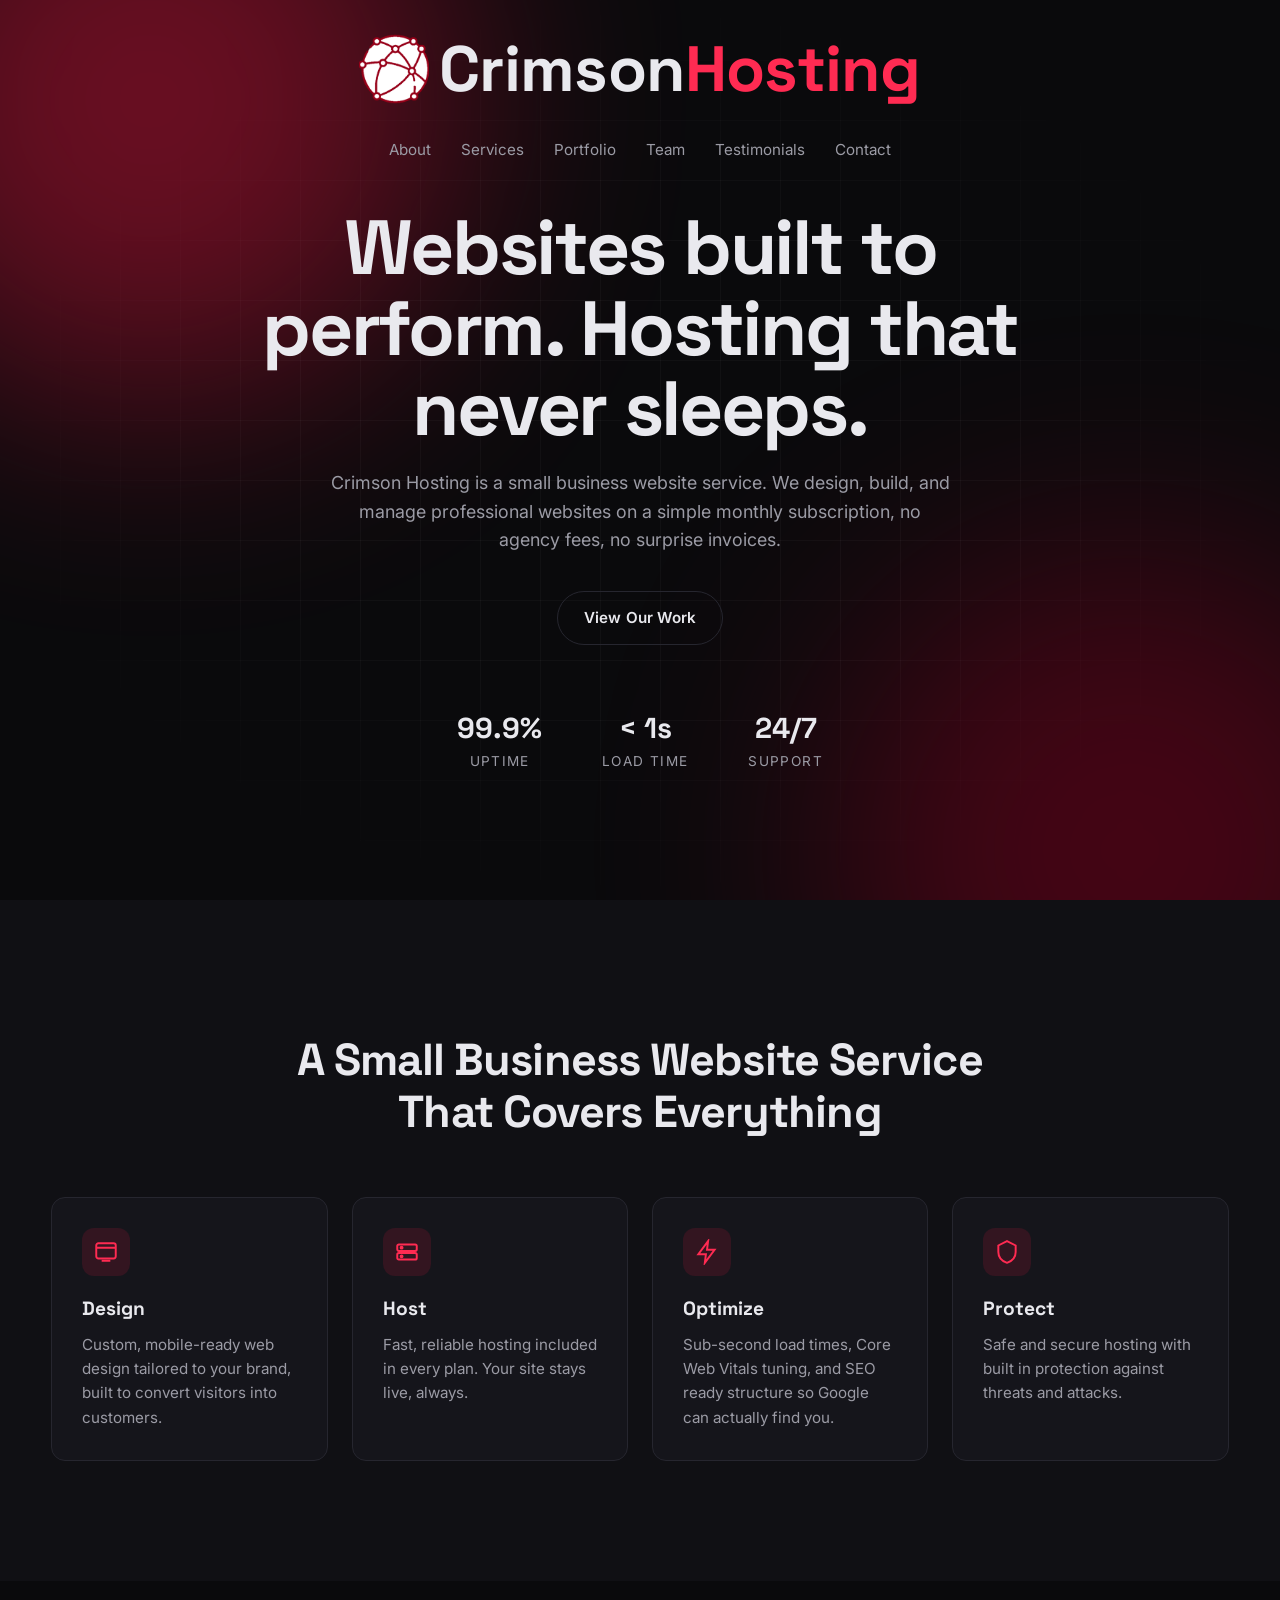
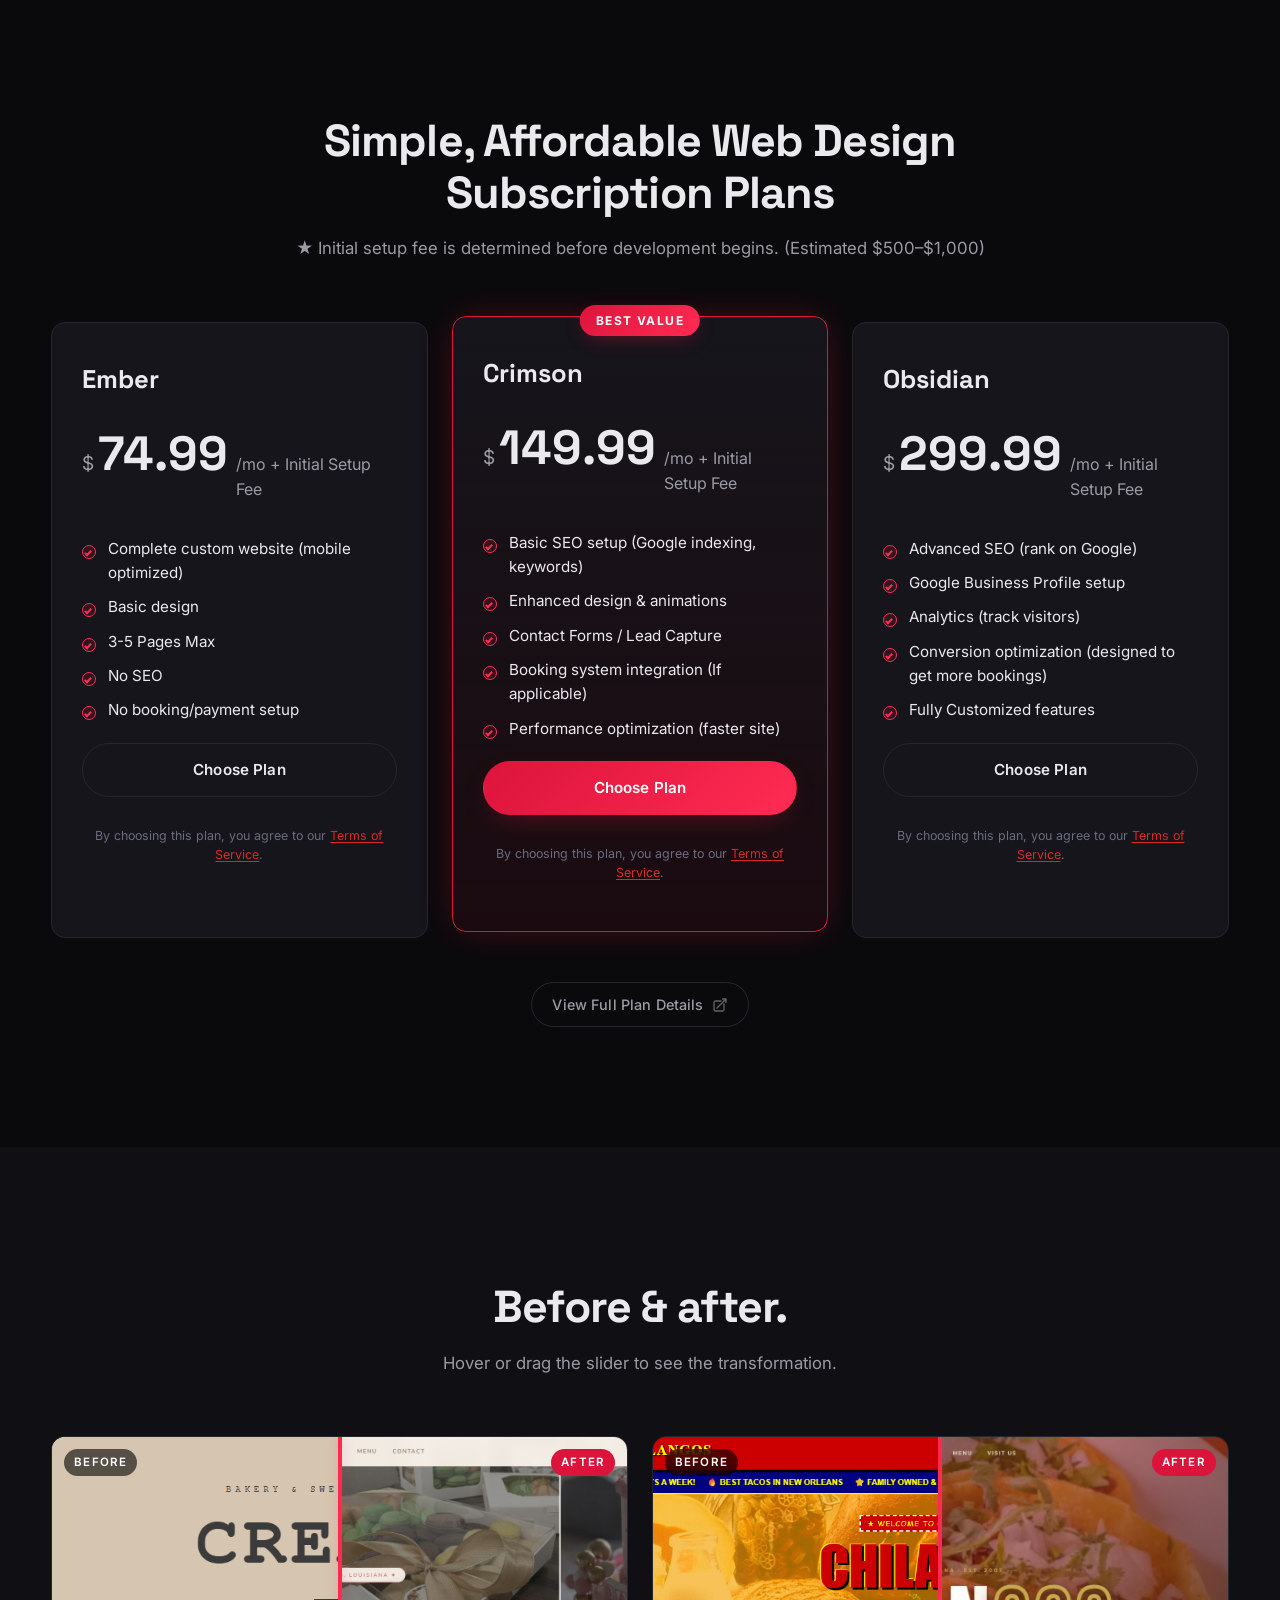
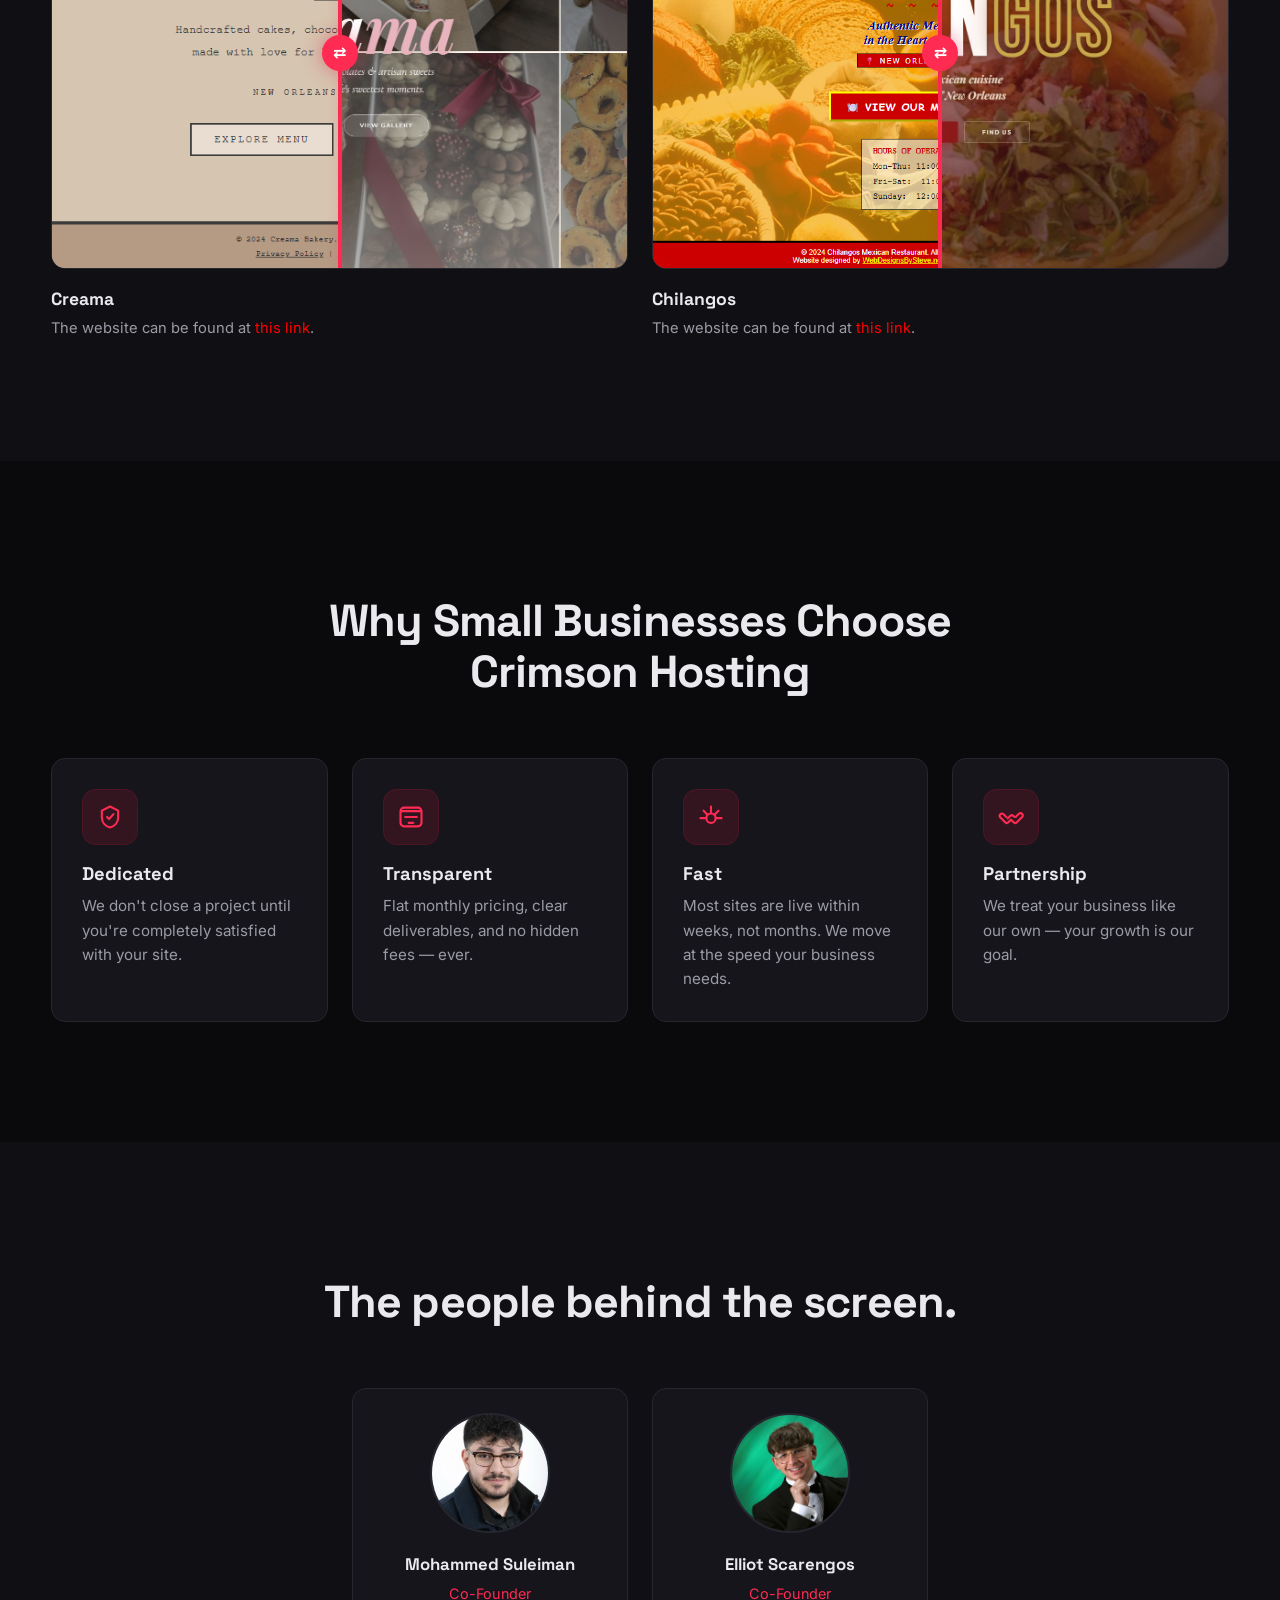
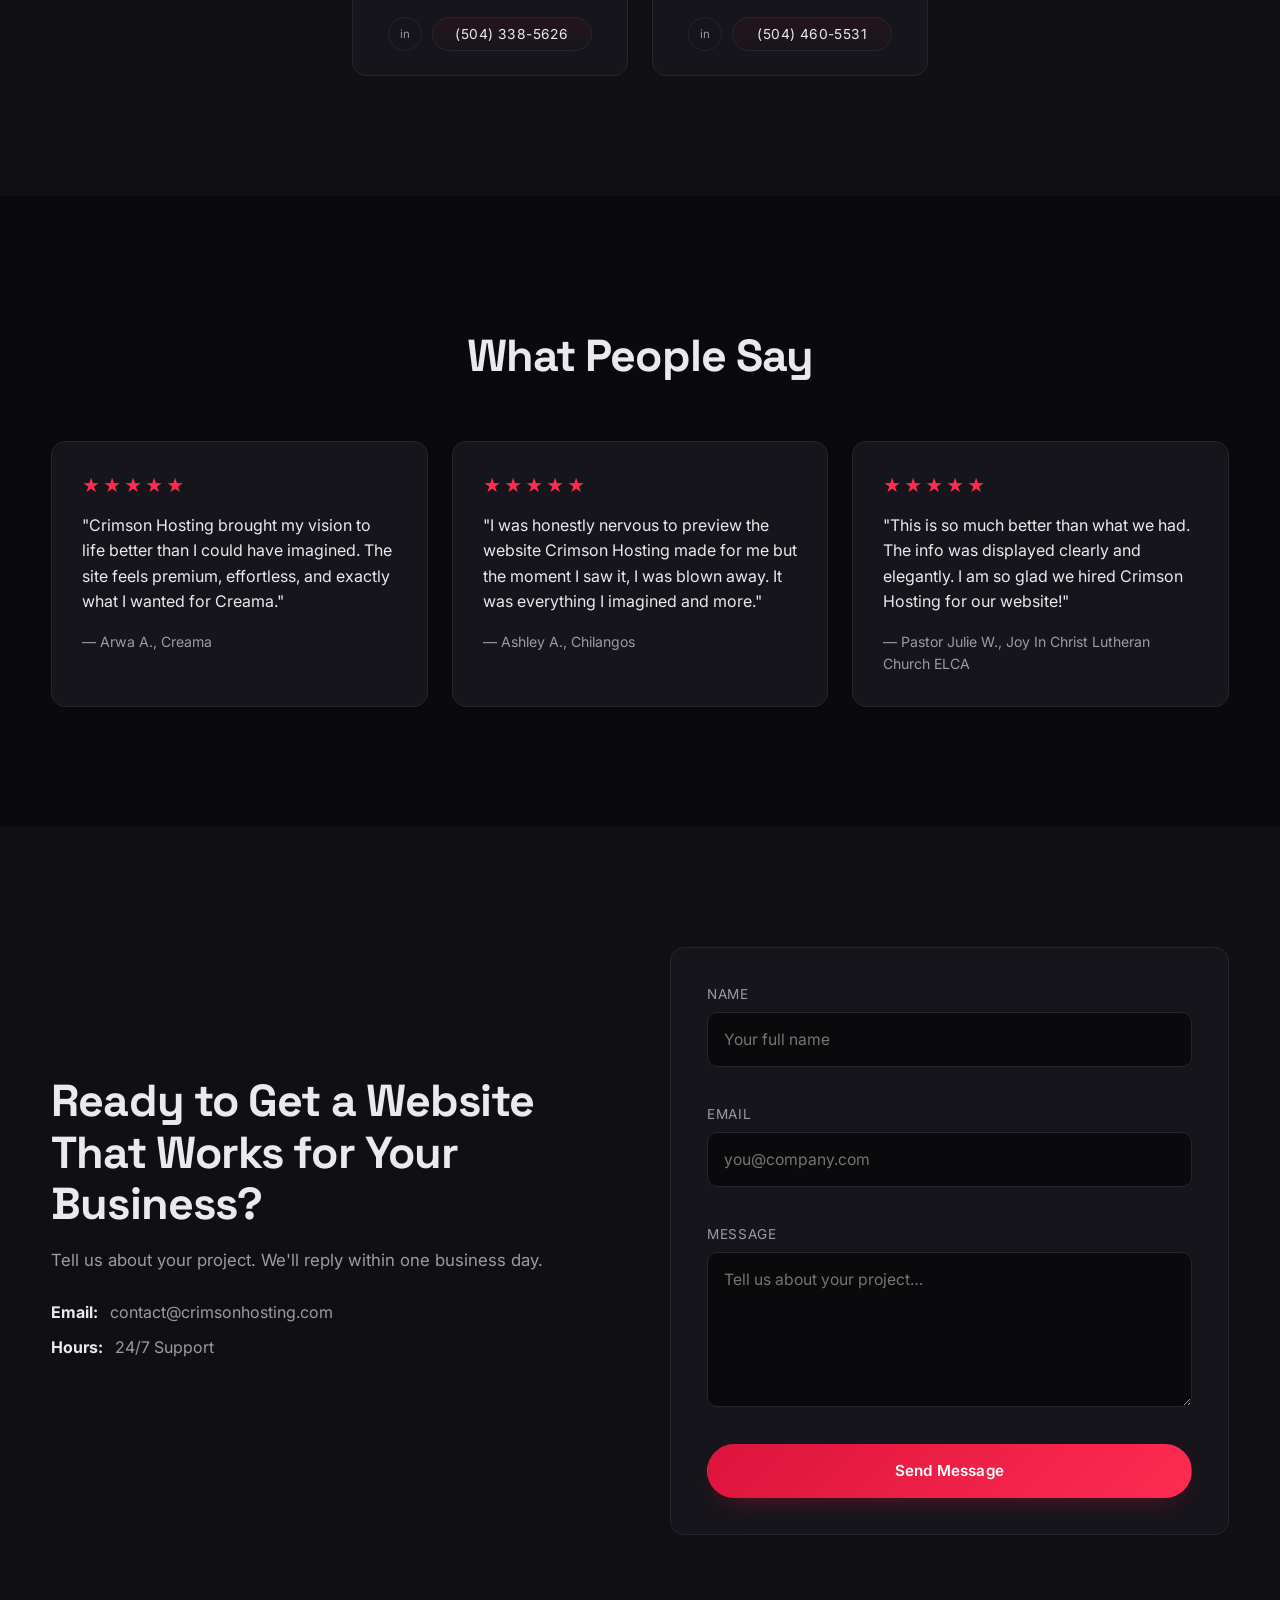
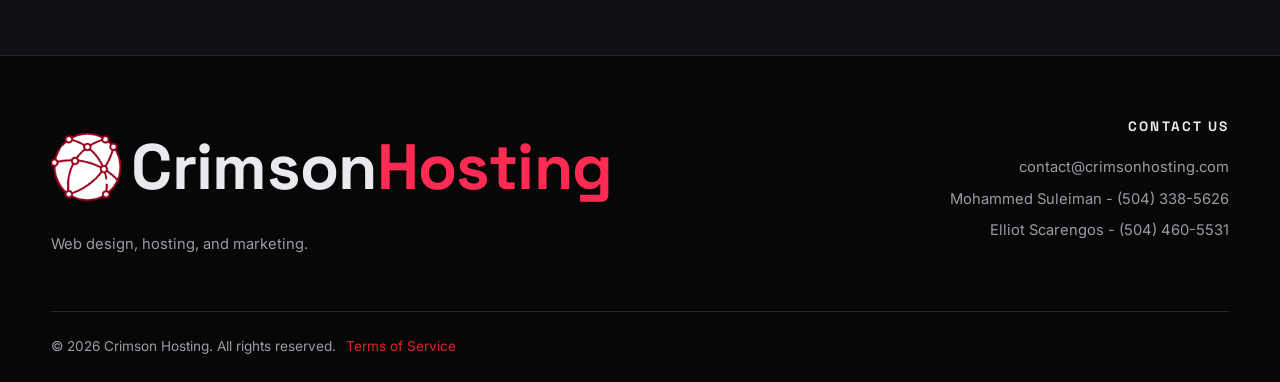
<file: index.html>
<!DOCTYPE html>
<html lang="en">
<head>
  <!-- Google tag (gtag.js) -->
<script async src="https://www.googletagmanager.com/gtag/js?id=G-RVWKYPR02S"></script>
<script>
  window.dataLayer = window.dataLayer || [];
  function gtag(){dataLayer.push(arguments);}
  gtag('js', new Date());

  gtag('config', 'G-RVWKYPR02S');
</script>
  <meta charset="UTF-8" />
  <link rel="icon" type="image/webp" href="Logo.webp">
  <meta name="viewport" content="width=device-width, initial-scale=1.0" />
  <title>Crimson Hosting</title>
  <meta name="description" content="Crimson Hosting offers affordable web design subscriptions for small businesses in Amherst, MA. Professional sites from $74.99/mo. No contracts." />
  <!-- Preconnect so DNS + TLS are ready before font CSS arrives -->
  <link rel="preconnect" href="https://fonts.googleapis.com" />
  <link rel="preconnect" href="https://fonts.gstatic.com" crossorigin />
  <!-- Load fonts asynchronously — eliminates render-blocking request -->
  <link rel="preload" as="style" href="https://fonts.googleapis.com/css2?family=Inter:wght@400;500;600;700;800&family=Space+Grotesk:wght@500;600;700&display=swap" onload="this.onload=null;this.rel='stylesheet'" />
  <noscript><link rel="stylesheet" href="https://fonts.googleapis.com/css2?family=Inter:wght@400;500;600;700;800&family=Space+Grotesk:wght@500;600;700&display=swap" /></noscript>
  <link rel="stylesheet" href="styles.css" />
</head>
<body>

  <!-- ======================= NAVBAR ======================= -->
  <header class="navbar" id="navbar">
    <div class="container nav-shell">
      <div class="brand-slot" id="brandSlot">
        <a href="#hero" class="logo header-brand" id="headerBrand">
          <span class="logo-mark"></span>
          <span class="logo-text">Crimson<span class="accent">Hosting</span></span>
        </a>
      </div>
      <div class="nav-row nav-inner">
        <nav class="nav-links" id="navLinks">
          <a href="#about">About</a>
          <a href="#services">Services</a>
          <a href="#portfolio">Portfolio</a>
          <a href="#team">Team</a>
          <a href="#testimonials">Testimonials</a>
          <a href="#contact">Contact</a>
          <!--
          <a href="#contact" class="btn btn-primary btn-sm">Get Started</a>
          -->
        </nav>

        <button class="nav-toggle" id="navToggle" aria-label="Toggle menu">
          <span></span><span></span><span></span>
        </button>
      </div>
    </div>
  </header>

  <!-- ======================= HERO ======================= -->
  <section class="hero" id="hero">
    <div class="hero-bg">
      <div class="glow glow-1"></div>
      <div class="glow glow-2"></div>
      <div class="grid-overlay"></div>
    </div>

    <div class="container hero-inner reveal">
      <!--
      <span class="eyebrow">// Web Design • Hosting • Performance</span>
      -->
      <h1 class="hero-title">
        Websites built to perform. Hosting that never sleeps.
      </h1>
      <p class="hero-sub">
        Crimson Hosting is a small business website service. We design, build, and manage professional websites on a simple monthly subscription, no agency fees, no surprise invoices.
      </p>
      <div class="hero-cta">
        <a href="#portfolio" class="btn btn-ghost">View Our Work</a>
      </div>

      <div class="hero-stats">
  
        <div><strong>99.9%</strong><span>Uptime</span></div>
        <div><strong>&lt; 1s</strong><span>Load time</span></div>
       
        <div><strong>24/7</strong><span>Support</span></div>
       
      </div>
    </div>
  </section>

  <!-- ======================= ABOUT ======================= -->
  <section class="section about" id="about">
    <div class="container">
      <div class="section-head reveal">
        <!--
        <span class="eyebrow">What We Do</span>
        -->
        <h2>A Small Business Website Service That Covers Everything</h2>
        <!--
        <p class="section-sub">
          From pixel-perfect design to bulletproof hosting, we handle the full
          lifecycle of your website so you can focus on your business.
        </p>
      -->
      </div>

      <div class="grid grid-4 reveal">
        <div class="card feature">
          <div class="icon">
            <svg viewBox="0 0 24 24" fill="none" stroke="currentColor" stroke-width="1.8"><rect x="3" y="4" width="18" height="14" rx="2"/><path d="M3 8h18M8 20h8"/></svg>
          </div>
          <h3>Design</h3>
          <p>Custom, mobile-ready web design tailored to your brand, built to convert visitors into customers.</p>
        </div>

        <div class="card feature">
          <div class="icon">
            <svg viewBox="0 0 24 24" fill="none" stroke="currentColor" stroke-width="1.8"><rect x="3" y="5" width="18" height="6" rx="1.5"/><rect x="3" y="13" width="18" height="6" rx="1.5"/><circle cx="7" cy="8" r=".9" fill="currentColor"/><circle cx="7" cy="16" r=".9" fill="currentColor"/></svg>
          </div>
          <h3>Host</h3>
          <p>Fast, reliable hosting included in every plan. Your site stays live, always.</p>
        </div>

        <div class="card feature">
          <div class="icon">
            <svg viewBox="0 0 24 24" fill="none" stroke="currentColor" stroke-width="1.8"><path d="M13 2 4 14h7l-1 8 9-12h-7l1-8z"/></svg>
          </div>
          <h3>Optimize</h3>
          <p>Sub-second load times, Core Web Vitals tuning, and SEO ready structure so Google can actually find you.</p>
        </div>

        <div class="card feature">
          <div class="icon">
            <svg viewBox="0 0 24 24" fill="none" stroke="currentColor" stroke-width="1.8"><path d="M12 2l8 4v6c0 5-3.5 8.5-8 10-4.5-1.5-8-5-8-10V6l8-4z"/></svg>
          </div>
          <h3>Protect</h3>
          <p>Safe and secure hosting with built in protection against threats and attacks.</p>
        </div>
      </div>
    </div>
  </section>

  <!-- ======================= SERVICES / PRICING ======================= -->
  <section class="section services" id="services">
    <div class="container">
      <div class="section-head reveal">
<!--
        <span class="eyebrow">Packages</span>
-->
        <h2>Simple, Affordable Web Design Subscription Plans</h2>
        <p class="section-sub">★ Initial setup fee is determined before development begins. (Estimated $500–$1,000)</p>
      </div>

      <div class="grid grid-3 pricing reveal">
        <!-- Ember -->
        <div class="card tier">
          <div class="tier-summary">
            <div class="tier-head">
              <h3>Ember</h3>
             
            </div>
            <div class="price"><span class="currency">$</span><span class="amount">74.99</span><span class="per">/mo + Initial Setup Fee</span></div>
            <span class="tier-chevron" aria-hidden="true"></span>
          </div>
          <div class="tier-body">
            <ul class="features">
              <li>Complete custom website (mobile optimized)</li>
              <li>Basic design</li>
              <li>3-5 Pages Max</li>
              <li>No SEO</li>
              <li>No booking/payment setup</li>
            </ul>
            <a href="#contact" class="btn btn-outline">Choose Plan</a>
            <p class="tos-agree">By choosing this plan, you agree to our <a href="tos/">Terms of Service</a>.</p>
          </div>
        </div>

        <!-- Crimson (best value) -->
        <div class="card tier popular">
          <div class="badge">Best Value</div>
          <div class="tier-summary">
            <div class="tier-head">
              <h3>Crimson</h3>

            </div>
            <div class="price"><span class="currency">$</span><span class="amount">149.99</span><span class="per">/mo + Initial Setup Fee</span></div>
            <span class="tier-chevron" aria-hidden="true"></span>
          </div>
          <div class="tier-body">
            <ul class="features">
              <li>Basic SEO setup (Google indexing, keywords)</li>
              <li>Enhanced design & animations</li>
              <li>Contact Forms / Lead Capture</li>
              <li>Booking system integration (If applicable)</li>
              <li>Performance optimization (faster site)</li>
            </ul>
            <a href="#contact" class="btn btn-primary">Choose Plan</a>
            <p class="tos-agree">By choosing this plan, you agree to our <a href="tos/">Terms of Service</a>.</p>
          </div>
        </div>

        <!-- Obsidian -->
        <div class="card tier">
          <div class="tier-summary">
            <div class="tier-head">
              <h3>Obsidian</h3>

            </div>
            <div class="price"><span class="currency">$</span><span class="amount">299.99</span><span class="per">/mo + Initial Setup Fee</span></div>
            <span class="tier-chevron" aria-hidden="true"></span>
          </div>
          <div class="tier-body">
            <ul class="features">
              <li>Advanced SEO (rank on Google)</li>
              <li>Google Business Profile setup</li>
              <li>Analytics (track visitors)</li>
              <li>Conversion optimization (designed to get more bookings)</li>
              <li>Fully Customized features</li>
            </ul>
            <a href="#contact" class="btn btn-outline">Choose Plan</a>
            <p class="tos-agree">By choosing this plan, you agree to our <a href="tos/">Terms of Service</a>.</p>
          </div>
        </div>

      </div>
      <div style="height: 100%;"> </div>
      
 

    </div>
<div class="more-info-wrap">
  <a href="moreinfo/" target="_blank" rel="noopener" class="more-info-link">
    <span>View Full Plan Details</span>
    <svg xmlns="http://www.w3.org/2000/svg" width="16" height="16" fill="none" viewBox="0 0 24 24" stroke-width="2" stroke="currentColor" aria-hidden="true">
      <path stroke-linecap="round" stroke-linejoin="round" d="M13.5 6H5.25A2.25 2.25 0 0 0 3 8.25v10.5A2.25 2.25 0 0 0 5.25 21h10.5A2.25 2.25 0 0 0 18 18.75V10.5m-10.5 6L21 3m0 0h-5.25M21 3v5.25" />
    </svg>
  </a>
</div>
  </section>
  
  <!-- ======================= PORTFOLIO ======================= -->
  <section class="section portfolio" id="portfolio">
    <div class="container">
      <div class="section-head reveal">
        <!--
        <span class="eyebrow">Portfolio</span>
        -->
        <h2>Before &amp; after.</h2>
        <p class="section-sub">Hover or drag the slider to see the transformation.</p>
      </div>

      <div class="grid grid-2 reveal">
        <!-- ITEM 1 -->
        <figure class="portfolio-item">
          <div class="compare" data-compare>
            <picture><source srcset="Creama After.webp" type="image/webp"><img class="after" src="Creama After.png" alt="Creama website after redesign" loading="lazy" /></picture>
            <div class="before-wrap">
              <picture><source srcset="Creama Before.webp" type="image/webp"><img class="before" src="Creama Before.png" alt="Creama website before redesign" loading="lazy" /></picture>
            </div>
            <div class="slider" aria-hidden="true"></div>
            <span class="tag before-tag">Before</span>
            <span class="tag after-tag">After</span>
          </div>
          <figcaption>
            <h4>Creama</h4>
            <p>The website can be found at <a href="https://creamanola.com/" target="_blank" style="color: red;">this link</a>.</p>
          </figcaption>
        </figure>

        <!-- ITEM 2 -->
        <figure class="portfolio-item">
          <div class="compare" data-compare>
            <picture><source srcset="After Chilangos.webp" type="image/webp"><img class="after" src="After Chilangos.png" alt="Chilangos website after redesign" loading="lazy" /></picture>
            <div class="before-wrap">
              <picture><source srcset="Chilangos Before.webp" type="image/webp"><img class="before" src="Chilangos Before.png" alt="Chilangos website before redesign" loading="lazy" /></picture>
            </div>
            <div class="slider" aria-hidden="true"></div>
            <span class="tag before-tag">Before</span>
            <span class="tag after-tag">After</span>
          </div>
          <figcaption>
            <h4>Chilangos</h4>
            <p>The website can be found at <a href="https://chilangoskenner.com/" target="_blank" style="color: red;">this link</a>.</p>
          </figcaption>
        </figure>




      </div>
    </div>
  </section>

  <!-- ======================= WHY CHOOSE US ======================= -->
  <section class="section why" id="why">
    <div class="container">
      <div class="section-head reveal">
<!--
        <span class="eyebrow">Why Crimson</span>
-->
        <h2>Why Small Businesses Choose Crimson Hosting</h2>
      </div>

      <div class="grid grid-4 reveal">
        <div class="card why-card">
          
          <div class="icon-lg"></div>
          
          <h3>Dedicated</h3>
          <p>We don't close a project until you're completely satisfied with your site.</p>
        </div>
        <div class="card why-card">
          <div class="icon-lg"></div>
          <h3>Transparent</h3>
          <p>Flat monthly pricing, clear deliverables, and no hidden fees — ever.</p>
        </div>
        <div class="card why-card">
          <div class="icon-lg"></div>
          <h3>Fast</h3>
          <p>Most sites are live within weeks, not months. We move at the speed your business needs.</p>
        </div>
        <div class="card why-card">
          <div class="icon-lg"></div>
          <h3>Partnership</h3>
          <p>We treat your business like our own — your growth is our goal.</p>
        </div>
      </div>
    </div>
  </section>

  <!-- ======================= TEAM ======================= -->
  <section class="section team" id="team">
    <div class="container">
      <div class="section-head reveal">
        <!--
        <span class="eyebrow">Our Team</span>
-->
        <h2>The people behind the screen.</h2>
      </div>

      <div class="grid grid-4 reveal">
        <div></div> <!-- empty cell for spacing -->
        <div class="card team-card">
          <div class="avatar"><picture><source srcset="headshot2.webp" type="image/webp"><img src="headshot2.png" alt="Mohammed Suleiman" loading="lazy" width="120" height="120" /></picture></div>
          <h3>Mohammed Suleiman</h3>
          <p class="role">Co-Founder</p>
          <div class="socials"><a target="_blank" href="https://www.linkedin.com/in/msuleiman06/">in</a>
          <a  href="tel:504-338-5626">🕻</a></div>
        </div>

        <div class="card team-card">
          <div class="avatar"><picture><source srcset="headshot.webp" type="image/webp"><img src="headshot.jpg" alt="Elliot Scarengos" loading="lazy" width="120" height="120" /></picture></div>
          <h3>Elliot Scarengos</h3>
          <p class="role">Co-Founder</p>
          <div class="socials"><a target="_blank" href="https://www.linkedin.com/in/elliot-scarengos-5626073aa">in</a>
          <a  href="tel:504-460-5531">🕻</a></div>
          

        </div>

        <!--

        <div class="card team-card">
          <div class="avatar"><img src="https://images.unsplash.com/photo-1472099645785-5658abf4ff4e?auto=format&fit=crop&w=600&q=80" alt="Team member" /></div>
          <h3>[Name Placeholder]</h3>
          <p class="role">Senior Developer</p>
          <div class="socials"><a href="#">in</a><a href="#">tw</a></div>
        </div>

        <div class="card team-card">
          <div class="avatar"><img src="https://images.unsplash.com/photo-1438761681033-6461ffad8d80?auto=format&fit=crop&w=600&q=80" alt="Team member" /></div>
          <h3>[Name Placeholder]</h3>
          <p class="role">Support Lead</p>
          <div class="socials"><a href="#">in</a><a href="#">tw</a></div>
        </div>

        -->
      </div>
    </div>
  </section>

  <!-- ======================= TESTIMONIALS ======================= -->
  <section class="section testimonials" id="testimonials">
    <div class="container">
      <div class="section-head reveal">
        <!--
        <span class="eyebrow">Testimonials</span>
        -->
        <h2>What People Say</h2>
      </div>

      <div class="grid grid-3 reveal">
        <div class="card quote">
          <div class="stars">★★★★★</div>
          <blockquote>"Crimson Hosting brought my vision to life better than I could have imagined. The site feels premium, effortless, and exactly what I wanted for Creama."</blockquote>
          <div class="author">— Arwa A., Creama</div>
        </div>
        <div class="card quote">
          <div class="stars">★★★★★</div>
          <blockquote>"I was honestly nervous to preview the website Crimson Hosting made for me but the moment I saw it, I was blown away. It was everything I imagined and more."</blockquote>
          <div class="author">— Ashley A., Chilangos</div>
        </div>
        <div class="card quote">
          <div class="stars">★★★★★</div>
          <blockquote>"This is so much better than what we had. The info was displayed clearly and elegantly. I am so glad we hired Crimson Hosting for our website!"</blockquote>
          <div class="author">— Pastor Julie W., Joy In Christ Lutheran Church ELCA</div>
        </div>

        <!--
        <div class="card quote">
          <div class="stars">★★★★★</div>
          <blockquote>"Gorgeous design, blazing fast performance. Everything we asked for — and more."</blockquote>
          <div class="author">— [Client Name], [Company]</div>
        </div>
        <div class="card quote">
          <div class="stars">★★★★★</div>
          <blockquote>"Support replies in minutes. Not days. That alone is worth the price."</blockquote>
          <div class="author">— [Client Name], [Company]</div>
        </div>
        -->
      </div>
    </div>
  </section>

  <!-- ======================= CONTACT ======================= -->
  <section class="section contact" id="contact">
    <div class="container contact-inner">
      <div class="section-head reveal" style="text-align:left;">
        <!--
        <span class="eyebrow">Get in Touch</span>
        -->
        <h2>Ready to Get a Website That Works for Your Business?</h2>
        <p class="section-sub">
          Tell us about your project. We'll reply within one business day.
        </p>

        <ul class="contact-info">
          <li><strong>Email:</strong> <a href="mailto:hello@crimsonhosting.com">contact@crimsonhosting.com</a></li>
          <li><strong>Hours:</strong> 24/7 Support</li>
        </ul>
      </div>

      <form class="contact-form reveal" id="contactForm" novalidate>
        <div class="field">
          <label for="name">Name</label>
          <input type="text" id="name" name="name" placeholder="Your full name" required />
          <small class="error" data-error-for="name"></small>
        </div>
        <div class="field">
          <label for="email">Email</label>
          <input type="email" id="email" name="email" placeholder="you@company.com" required />
          <small class="error" data-error-for="email"></small>
        </div>
        <div class="field">
          <label for="message">Message</label>
          <textarea id="message" name="message" rows="5" placeholder="Tell us about your project…" required></textarea>
          <small class="error" data-error-for="message"></small>
        </div>
        <button type="submit" class="btn btn-primary btn-block">Send Message</button>
        <p class="form-success" id="formSuccess">Thanks — your message is on its way. We'll be in touch shortly.</p>
      </form>
    </div>
  </section>

  <!-- ======================= FOOTER ======================= -->

  
  <footer class="footer">
    <div class="container footer-inner">
      <div class="footer-brand">
        <a href="#hero" class="logo">
          <span class="logo-mark"></span>
          <span class="logo-text">Crimson<span class="accent">Hosting</span></span>
        </a>
        <p>Web design, hosting, and marketing.</p>
      </div>

      <!--
      <div class="footer-col">
        <h4>Navigate</h4>
        <a href="#hero">Home</a>
        <a href="#services">Services</a>
        <a href="#contact">Contact</a>
      </div>

<div class="footer-col">
        <h4>Follow</h4>
        <a href="#">Twitter / X</a>
        <a href="#">LinkedIn</a>
        <a href="#">Instagram</a>
        <a href="#">GitHub</a>
      </div>
-->


      

      <div class="footer-col">
        <h4>Contact Us</h4>
        <a href="mailto:contact@crimsonhosting.com">contact@crimsonhosting.com</a>
        <a href="tel:5043385626">Mohammed Suleiman - (504) 338-5626</a>
        <a href="tel:5044605531">Elliot Scarengos - (504) 460-5531</a>
      </div>
    </div>

    <div class="container footer-bottom">
      <span>© <span id="year"></span> Crimson Hosting. All rights reserved.</span>
      <a href="tos/" style="color:#dc2626; text-decoration:none; font-size:0.85rem;">Terms of Service</a>
    </div>
  </footer>

  <script src="script.js" defer></script>
  <script>
    if ('serviceWorker' in navigator) {
      window.addEventListener('load', () => navigator.serviceWorker.register('/sw.js'));
    }
  </script>
</body>
</html>
</file>
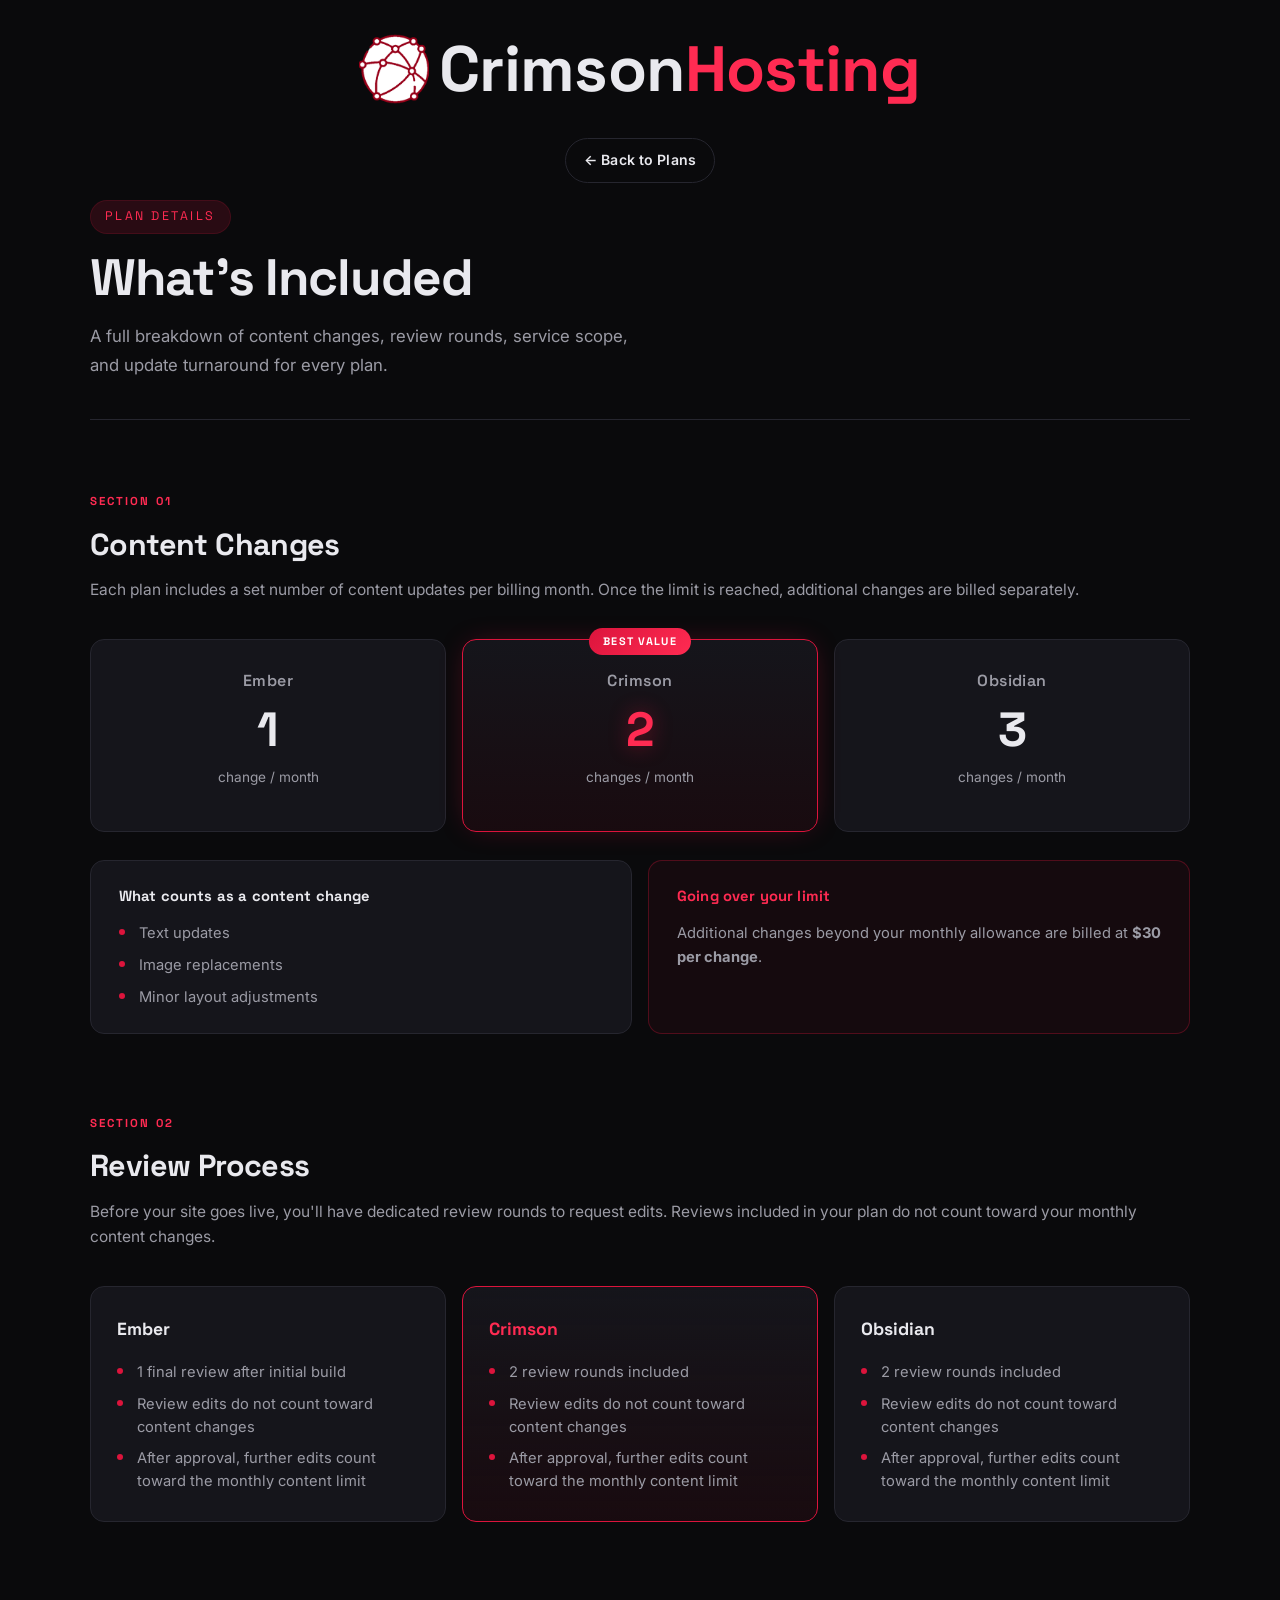
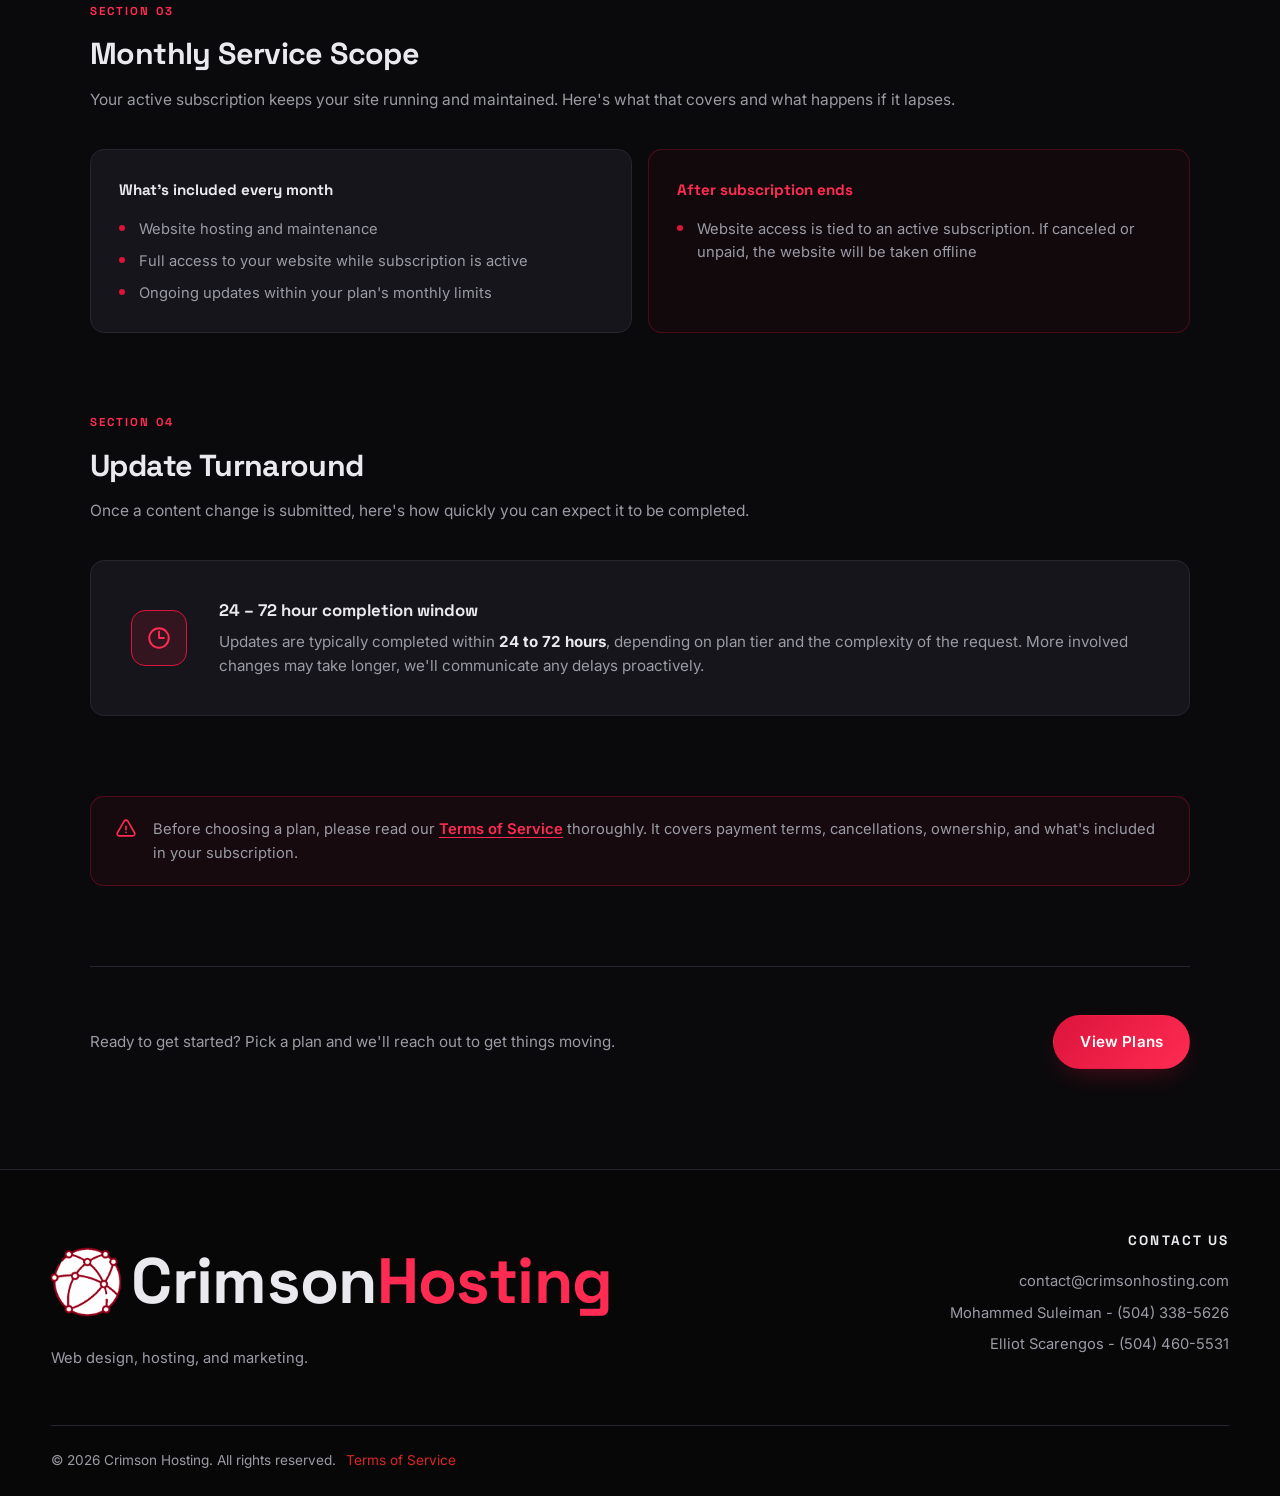
<file: moreinfo/index.html>
<!DOCTYPE html>
<html lang="en">
<head>
  <!-- Google tag (gtag.js) -->
<script async src="https://www.googletagmanager.com/gtag/js?id=G-RVWKYPR02S"></script>
<script>
  window.dataLayer = window.dataLayer || [];
  function gtag(){dataLayer.push(arguments);}
  gtag('js', new Date());

  gtag('config', 'G-RVWKYPR02S');
</script>
  <meta charset="UTF-8" />
  <link rel="icon" type="image/x-icon" href="../Logo.png">
  <meta name="viewport" content="width=device-width, initial-scale=1.0" />
  <title>Crimson Hosting</title>
  <meta name="description" content="Full breakdown of what's included in each Crimson Hosting plan — content changes, review rounds, service scope, and turnaround times." />
  <link rel="preconnect" href="https://fonts.googleapis.com" />
  <link rel="preconnect" href="https://fonts.gstatic.com" crossorigin />
  <link rel="preload" as="style" href="https://fonts.googleapis.com/css2?family=Inter:wght@400;500;600;700;800&family=Space+Grotesk:wght@500;600;700&display=swap" onload="this.onload=null;this.rel='stylesheet'" />
  <noscript><link rel="stylesheet" href="https://fonts.googleapis.com/css2?family=Inter:wght@400;500;600;700;800&family=Space+Grotesk:wght@500;600;700&display=swap" /></noscript>
  <link rel="stylesheet" href="../styles.css" />
  <style>

    /* ── Page shell ── */
    .pi-page {
      padding: 200px 0 100px;
      min-height: 100vh;
    }
    .pi-container {
      width: min(1100px, 92%);
      margin-inline: auto;
    }

    /* ── Back link ── */
    .pi-back {
      display: inline-flex;
      align-items: center;
      gap: 8px;
      color: var(--muted);
      font-size: 0.88rem;
      font-weight: 500;
      letter-spacing: 0.01em;
      margin-bottom: 48px;
      transition: color var(--transition);
    }
    .pi-back:hover { color: var(--crimson-bright); }
    .pi-back svg { flex-shrink: 0; }

    /* ── Page header ── */
    .pi-header {
      margin-bottom: 72px;
      padding-bottom: 40px;
      border-bottom: 1px solid var(--border);
    }
    .pi-header .eyebrow { margin-bottom: 16px; }
    .pi-header h1 {
      font-family: 'Space Grotesk', sans-serif;
      font-size: clamp(2.2rem, 5vw, 3.2rem);
      font-weight: 700;
      letter-spacing: -0.025em;
      line-height: 1.1;
      margin: 0 0 16px;
    }
    .pi-header p {
      color: var(--muted);
      font-size: 1.05rem;
      max-width: 560px;
      margin: 0;
      line-height: 1.7;
    }

    /* ── Section ── */
    .pi-section {
      margin-bottom: 80px;
    }
    .pi-section-label {
      font-family: 'Space Grotesk', sans-serif;
      font-size: 0.72rem;
      font-weight: 700;
      letter-spacing: 0.18em;
      text-transform: uppercase;
      color: var(--crimson-bright);
      margin: 0 0 10px;
    }
    .pi-section h2 {
      font-family: 'Space Grotesk', sans-serif;
      font-size: clamp(1.4rem, 2.5vw, 1.9rem);
      font-weight: 700;
      letter-spacing: -0.02em;
      margin: 0 0 8px;
      color: var(--text);
    }
    .pi-section-desc {
      color: var(--muted);
      font-size: 0.97rem;
      margin: 0 0 36px;
      line-height: 1.65;
    }

    /* ── Plan comparison grid (3 cols) ── */
    .pi-plan-grid {
      display: grid;
      grid-template-columns: repeat(3, 1fr);
      gap: 16px;
      margin-bottom: 28px;
    }
    .pi-plan-card {
      background: var(--surface);
      border: 1px solid var(--border);
      border-radius: var(--radius);
      padding: 28px 24px;
      text-align: center;
      transition: border-color var(--transition), box-shadow var(--transition);
    }
    .pi-plan-card:hover {
      border-color: rgba(220, 20, 60, 0.35);
    }
    .pi-plan-card.featured {
      border-color: var(--crimson);
      background: linear-gradient(180deg, var(--surface) 0%, rgba(220,20,60,0.07) 100%);
      box-shadow: 0 0 30px -10px var(--crimson-glow);
      position: relative;
    }
    .pi-plan-card.featured::before {
      content: 'Best Value';
      position: absolute;
      top: -12px;
      left: 50%;
      transform: translateX(-50%);
      background: linear-gradient(135deg, var(--crimson), var(--crimson-bright));
      color: #fff;
      font-family: 'Space Grotesk', sans-serif;
      font-size: 0.68rem;
      font-weight: 700;
      letter-spacing: 0.12em;
      text-transform: uppercase;
      padding: 5px 14px;
      border-radius: 999px;
      white-space: nowrap;
    }
    .pi-plan-name {
      font-family: 'Space Grotesk', sans-serif;
      font-size: 1rem;
      font-weight: 600;
      color: var(--muted);
      margin: 0 0 12px;
      letter-spacing: 0.03em;
    }
    .pi-plan-count {
      font-family: 'Space Grotesk', sans-serif;
      font-size: 3rem;
      font-weight: 700;
      color: var(--text);
      line-height: 1;
      margin-bottom: 6px;
    }
    .pi-plan-card.featured .pi-plan-count {
      color: var(--crimson-bright);
      text-shadow: 0 0 20px var(--crimson-glow);
    }
    .pi-plan-unit {
      color: var(--muted);
      font-size: 0.85rem;
    }

    /* ── Two-column detail boxes ── */
    .pi-detail-row {
      display: grid;
      grid-template-columns: 1fr 1fr;
      gap: 16px;
    }
    .pi-detail-box {
      background: var(--surface);
      border: 1px solid var(--border);
      border-radius: var(--radius);
      padding: 24px 28px;
    }
    .pi-detail-box--alert {
      border-color: rgba(220, 20, 60, 0.3);
      background: rgba(220, 20, 60, 0.05);
    }
    .pi-detail-box h4 {
      font-family: 'Space Grotesk', sans-serif;
      font-size: 0.92rem;
      font-weight: 700;
      color: var(--text);
      margin: 0 0 14px;
      letter-spacing: 0.01em;
    }
    .pi-detail-box--alert h4 { color: var(--crimson-bright); }
    .pi-detail-box p {
      color: var(--muted);
      font-size: 0.92rem;
      line-height: 1.6;
      margin: 0;
    }
    .pi-list {
      list-style: none;
      padding: 0;
      margin: 0;
      display: flex;
      flex-direction: column;
      gap: 9px;
    }
    .pi-list li {
      position: relative;
      padding-left: 20px;
      color: var(--muted);
      font-size: 0.92rem;
      line-height: 1.55;
    }
    .pi-list li::before {
      content: '';
      position: absolute;
      left: 0;
      top: 7px;
      width: 6px;
      height: 6px;
      border-radius: 50%;
      background: var(--crimson);
    }

    /* ── Review Process: 3 plan cards ── */
    .pi-review-grid {
      display: grid;
      grid-template-columns: repeat(3, 1fr);
      gap: 16px;
    }
    .pi-review-card {
      background: var(--surface);
      border: 1px solid var(--border);
      border-radius: var(--radius);
      padding: 28px 26px;
      transition: border-color var(--transition);
    }
    .pi-review-card:hover {
      border-color: rgba(220, 20, 60, 0.3);
    }
    .pi-review-card.featured {
      border-color: var(--crimson);
      background: linear-gradient(180deg, var(--surface) 0%, rgba(220,20,60,0.07) 100%);
    }
    .pi-review-plan {
      font-family: 'Space Grotesk', sans-serif;
      font-size: 1.1rem;
      font-weight: 700;
      color: var(--text);
      margin: 0 0 18px;
    }
    .pi-review-card.featured .pi-review-plan {
      color: var(--crimson-bright);
    }

    /* ── Service scope: two columns ── */
    .pi-scope-grid {
      display: grid;
      grid-template-columns: 1fr 1fr;
      gap: 16px;
    }
    .pi-scope-box {
      background: var(--surface);
      border: 1px solid var(--border);
      border-radius: var(--radius);
      padding: 28px 28px;
    }
    .pi-scope-box--warn {
      border-color: rgba(220, 20, 60, 0.28);
      background: rgba(220, 20, 60, 0.04);
    }
    .pi-scope-box h4 {
      font-family: 'Space Grotesk', sans-serif;
      font-size: 0.95rem;
      font-weight: 700;
      color: var(--text);
      margin: 0 0 16px;
    }
    .pi-scope-box--warn h4 { color: var(--crimson-bright); }

    /* ── Turnaround callout ── */
    .pi-callout {
      background: var(--surface);
      border: 1px solid var(--border);
      border-radius: var(--radius);
      padding: 36px 40px;
      display: flex;
      align-items: center;
      gap: 32px;
    }
    .pi-callout-icon {
      width: 56px;
      height: 56px;
      flex-shrink: 0;
      background: var(--crimson-soft);
      border: 1.5px solid var(--crimson);
      border-radius: 14px;
      display: flex;
      align-items: center;
      justify-content: center;
      color: var(--crimson-bright);
    }
    .pi-callout-icon svg { width: 26px; height: 26px; }
    .pi-callout-body h4 {
      font-family: 'Space Grotesk', sans-serif;
      font-size: 1.05rem;
      font-weight: 700;
      color: var(--text);
      margin: 0 0 6px;
    }
    .pi-callout-body p {
      color: var(--muted);
      font-size: 0.95rem;
      line-height: 1.6;
      margin: 0;
    }
    .pi-callout-body strong {
      color: var(--text);
    }

    /* ── TOS notice ── */
    .pi-tos-notice {
      display: flex;
      align-items: flex-start;
      gap: 16px;
      background: rgba(220, 20, 60, 0.06);
      border: 1px solid rgba(220, 20, 60, 0.3);
      border-radius: var(--radius);
      padding: 20px 24px;
      margin-bottom: 40px;
    }
    .pi-tos-icon {
      flex-shrink: 0;
      width: 22px;
      height: 22px;
      color: var(--crimson-bright);
      margin-top: 1px;
    }
    .pi-tos-icon svg { width: 100%; height: 100%; }
    .pi-tos-body p {
      margin: 0;
      font-size: 0.92rem;
      color: var(--muted);
      line-height: 1.65;
    }
    .pi-tos-body a {
      color: var(--crimson-bright);
      text-decoration: underline;
      text-underline-offset: 3px;
      font-weight: 600;
    }
    .pi-tos-body a:hover { opacity: 0.8; }

    /* ── Back to plans CTA ── */
    .pi-cta {
      margin-top: 80px;
      padding-top: 48px;
      border-top: 1px solid var(--border);
      display: flex;
      align-items: center;
      justify-content: space-between;
      gap: 24px;
      flex-wrap: wrap;
    }
    .pi-cta p {
      color: var(--muted);
      font-size: 0.95rem;
      margin: 0;
    }

    /* ── Responsive ── */
    @media (max-width: 720px) {
      .pi-page { padding: 170px 0 80px; }
      .pi-header { margin-bottom: 48px; padding-bottom: 28px; }
      .pi-section { margin-bottom: 60px; }
      .pi-plan-grid,
      .pi-review-grid { grid-template-columns: 1fr; }
      .pi-detail-row,
      .pi-scope-grid { grid-template-columns: 1fr; }
      .pi-plan-card.featured { margin-top: 12px; }
      .pi-callout { flex-direction: column; align-items: flex-start; gap: 20px; padding: 28px 24px; }
      .pi-cta { flex-direction: column; align-items: flex-start; }
    }

  </style>
</head>
<body>

  <!-- Navbar — identical structure to main page so scroll animation works -->
  <header class="navbar" id="navbar">
    <div class="container nav-shell">
      <div class="brand-slot" id="brandSlot">
        <a href="../index.html" class="logo header-brand" id="headerBrand">
          <span class="logo-mark"></span>
          <span class="logo-text">Crimson<span class="accent">Hosting</span></span>
        </a>
      </div>
      <div class="nav-row nav-inner">
        <a href="../index.html#services" class="btn btn-ghost btn-sm">← Back to Plans</a>
      </div>
    </div>
  </header>

  <main class="pi-page">
    <div class="pi-container">

      <!-- ── Page header ── -->
      <div class="pi-header">
        <span class="eyebrow">Plan Details</span>
        <h1>What's Included</h1>
        <p>A full breakdown of content changes, review rounds, service scope, and update turnaround for every plan.</p>
      </div>

      <!-- ══════════════════════════════════════
           SECTION 1 — Content Changes
      ══════════════════════════════════════ -->
      <div class="pi-section">
        <p class="pi-section-label">Section 01</p>
        <h2>Content Changes</h2>
        <p class="pi-section-desc">Each plan includes a set number of content updates per billing month. Once the limit is reached, additional changes are billed separately.</p>

        <!-- Per-plan counts -->
        <div class="pi-plan-grid">
          <div class="pi-plan-card">
            <p class="pi-plan-name">Ember</p>
            <div class="pi-plan-count">1</div>
            <p class="pi-plan-unit">change / month</p>
          </div>
          <div class="pi-plan-card featured">
            <p class="pi-plan-name">Crimson</p>
            <div class="pi-plan-count">2</div>
            <p class="pi-plan-unit">changes / month</p>
          </div>
          <div class="pi-plan-card">
            <p class="pi-plan-name">Obsidian</p>
            <div class="pi-plan-count">3</div>
            <p class="pi-plan-unit">changes / month</p>
          </div>
        </div>

        <!-- What counts / Overage -->
        <div class="pi-detail-row">
          <div class="pi-detail-box">
            <h4>What counts as a content change</h4>
            <ul class="pi-list">
              <li>Text updates</li>
              <li>Image replacements</li>
              <li>Minor layout adjustments</li>
            </ul>
          </div>
          <div class="pi-detail-box pi-detail-box--alert">
            <h4>Going over your limit</h4>
            <p>Additional changes beyond your monthly allowance are billed at <strong>$30 per change</strong>.</p>
          </div>
        </div>
      </div>

      <!-- ══════════════════════════════════════
           SECTION 2 — Review Process
      ══════════════════════════════════════ -->
      <div class="pi-section">
        <p class="pi-section-label">Section 02</p>
        <h2>Review Process</h2>
        <p class="pi-section-desc">Before your site goes live, you'll have dedicated review rounds to request edits. Reviews included in your plan do not count toward your monthly content changes.</p>

        <div class="pi-review-grid">
          <!-- Ember -->
          <div class="pi-review-card">
            <p class="pi-review-plan">Ember</p>
            <ul class="pi-list">
              <li>1 final review after initial build</li>
              <li>Review edits do not count toward content changes</li>
              <li>After approval, further edits count toward the monthly content limit</li>
            </ul>
          </div>
          <!-- Crimson -->
          <div class="pi-review-card featured">
            <p class="pi-review-plan">Crimson</p>
            <ul class="pi-list">
              <li>2 review rounds included</li>
              <li>Review edits do not count toward content changes</li>
              <li>After approval, further edits count toward the monthly content limit</li>
            </ul>
          </div>
          <!-- Obsidian -->
          <div class="pi-review-card">
            <p class="pi-review-plan">Obsidian</p>
            <ul class="pi-list">
              <li>2 review rounds included</li>
              <li>Review edits do not count toward content changes</li>
              <li>After approval, further edits count toward the monthly content limit</li>
            </ul>
          </div>
        </div>
      </div>

      <!-- ══════════════════════════════════════
           SECTION 3 — Monthly Service Scope
      ══════════════════════════════════════ -->
      <div class="pi-section">
        <p class="pi-section-label">Section 03</p>
        <h2>Monthly Service Scope</h2>
        <p class="pi-section-desc">Your active subscription keeps your site running and maintained. Here's what that covers and what happens if it lapses.</p>

        <div class="pi-scope-grid">
          <div class="pi-scope-box">
            <h4>What's included every month</h4>
            <ul class="pi-list">
              <li>Website hosting and maintenance</li>
              <li>Full access to your website while subscription is active</li>
              <li>Ongoing updates within your plan's monthly limits</li>
            </ul>
          </div>
          <div class="pi-scope-box pi-scope-box--warn">
            <h4>After subscription ends</h4>
            <ul class="pi-list">
              <li>Website access is tied to an active subscription. If canceled or unpaid, the website will be taken offline</li>
            </ul>
          </div>
        </div>
      </div>

      <!-- ══════════════════════════════════════
           SECTION 4 — Update Turnaround
      ══════════════════════════════════════ -->
      <div class="pi-section">
        <p class="pi-section-label">Section 04</p>
        <h2>Update Turnaround</h2>
        <p class="pi-section-desc">Once a content change is submitted, here's how quickly you can expect it to be completed.</p>

        <div class="pi-callout">
          <div class="pi-callout-icon">
            <svg xmlns="http://www.w3.org/2000/svg" fill="none" viewBox="0 0 24 24" stroke-width="1.8" stroke="currentColor">
              <path stroke-linecap="round" stroke-linejoin="round" d="M12 6v6h4.5m4.5 0a9 9 0 1 1-18 0 9 9 0 0 1 18 0Z" />
            </svg>
          </div>
          <div class="pi-callout-body">
            <h4>24 – 72 hour completion window</h4>
            <p>Updates are typically completed within <strong>24 to 72 hours</strong>, depending on plan tier and the complexity of the request. More involved changes may take longer, we'll communicate any delays proactively.</p>
          </div>
        </div>
      </div>

      <!-- ── TOS Notice ── -->
      <div class="pi-tos-notice">
        <div class="pi-tos-icon" aria-hidden="true">
          <svg xmlns="http://www.w3.org/2000/svg" fill="none" viewBox="0 0 24 24" stroke-width="1.8" stroke="currentColor">
            <path stroke-linecap="round" stroke-linejoin="round" d="M12 9v3.75m-9.303 3.376c-.866 1.5.217 3.374 1.948 3.374h14.71c1.73 0 2.813-1.874 1.948-3.374L13.949 3.378c-.866-1.5-3.032-1.5-3.898 0L2.697 16.126ZM12 15.75h.007v.008H12v-.008Z" />
          </svg>
        </div>
        <div class="pi-tos-body">
          <p>Before choosing a plan, please read our <a href="../tos/">Terms of Service</a> thoroughly. It covers payment terms, cancellations, ownership, and what's included in your subscription.</p>
        </div>
      </div>

      <!-- ── Bottom CTA ── -->
      <div class="pi-cta">
        <p>Ready to get started? Pick a plan and we'll reach out to get things moving.</p>
        <a href="../index.html#services" class="btn btn-primary">View Plans</a>
      </div>

    </div>
  </main>

  <!-- ── Footer ── -->
  <footer class="footer">
    <div class="container footer-inner">
      <div class="footer-brand">
        <a href="../index.html" class="logo">
          <span class="logo-mark"></span>
          <span class="logo-text">Crimson<span class="accent">Hosting</span></span>
        </a>
        <p>Web design, hosting, and marketing.</p>
      </div>

      <div class="footer-col">
        <h4>Contact Us</h4>
        <a href="mailto:contact@crimsonhosting.com">contact@crimsonhosting.com</a>
        <a href="tel:5043385626">Mohammed Suleiman - (504) 338-5626</a>
        <a href="tel:5044605531">Elliot Scarengos - (504) 460-5531</a>
      </div>
    </div>

    <div class="container footer-bottom">
      <span>© <span id="year"></span> Crimson Hosting. All rights reserved.</span>
      <a href="../tos/" style="color:#dc2626; text-decoration:none; font-size:0.85rem;">Terms of Service</a>
    </div>
  </footer>

  <script src="../script.js"></script>

</body>
</html>
</file>
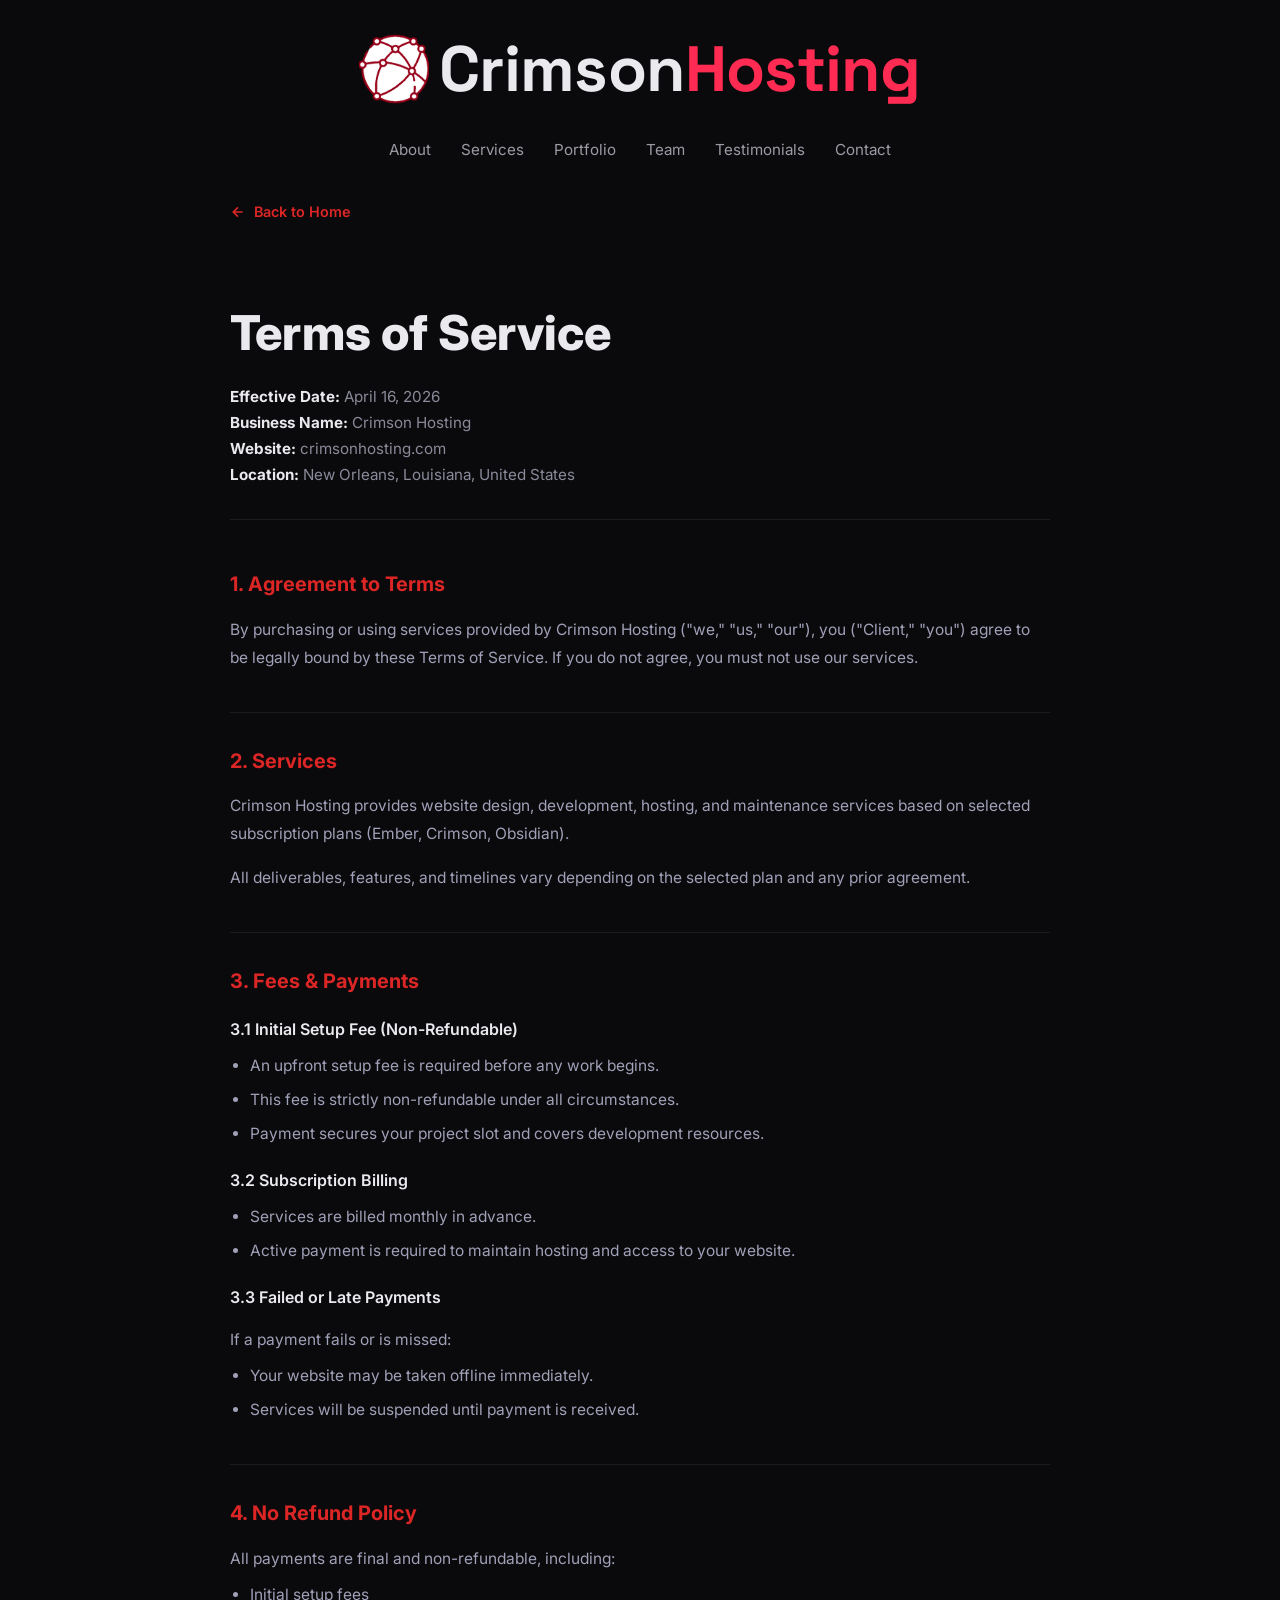
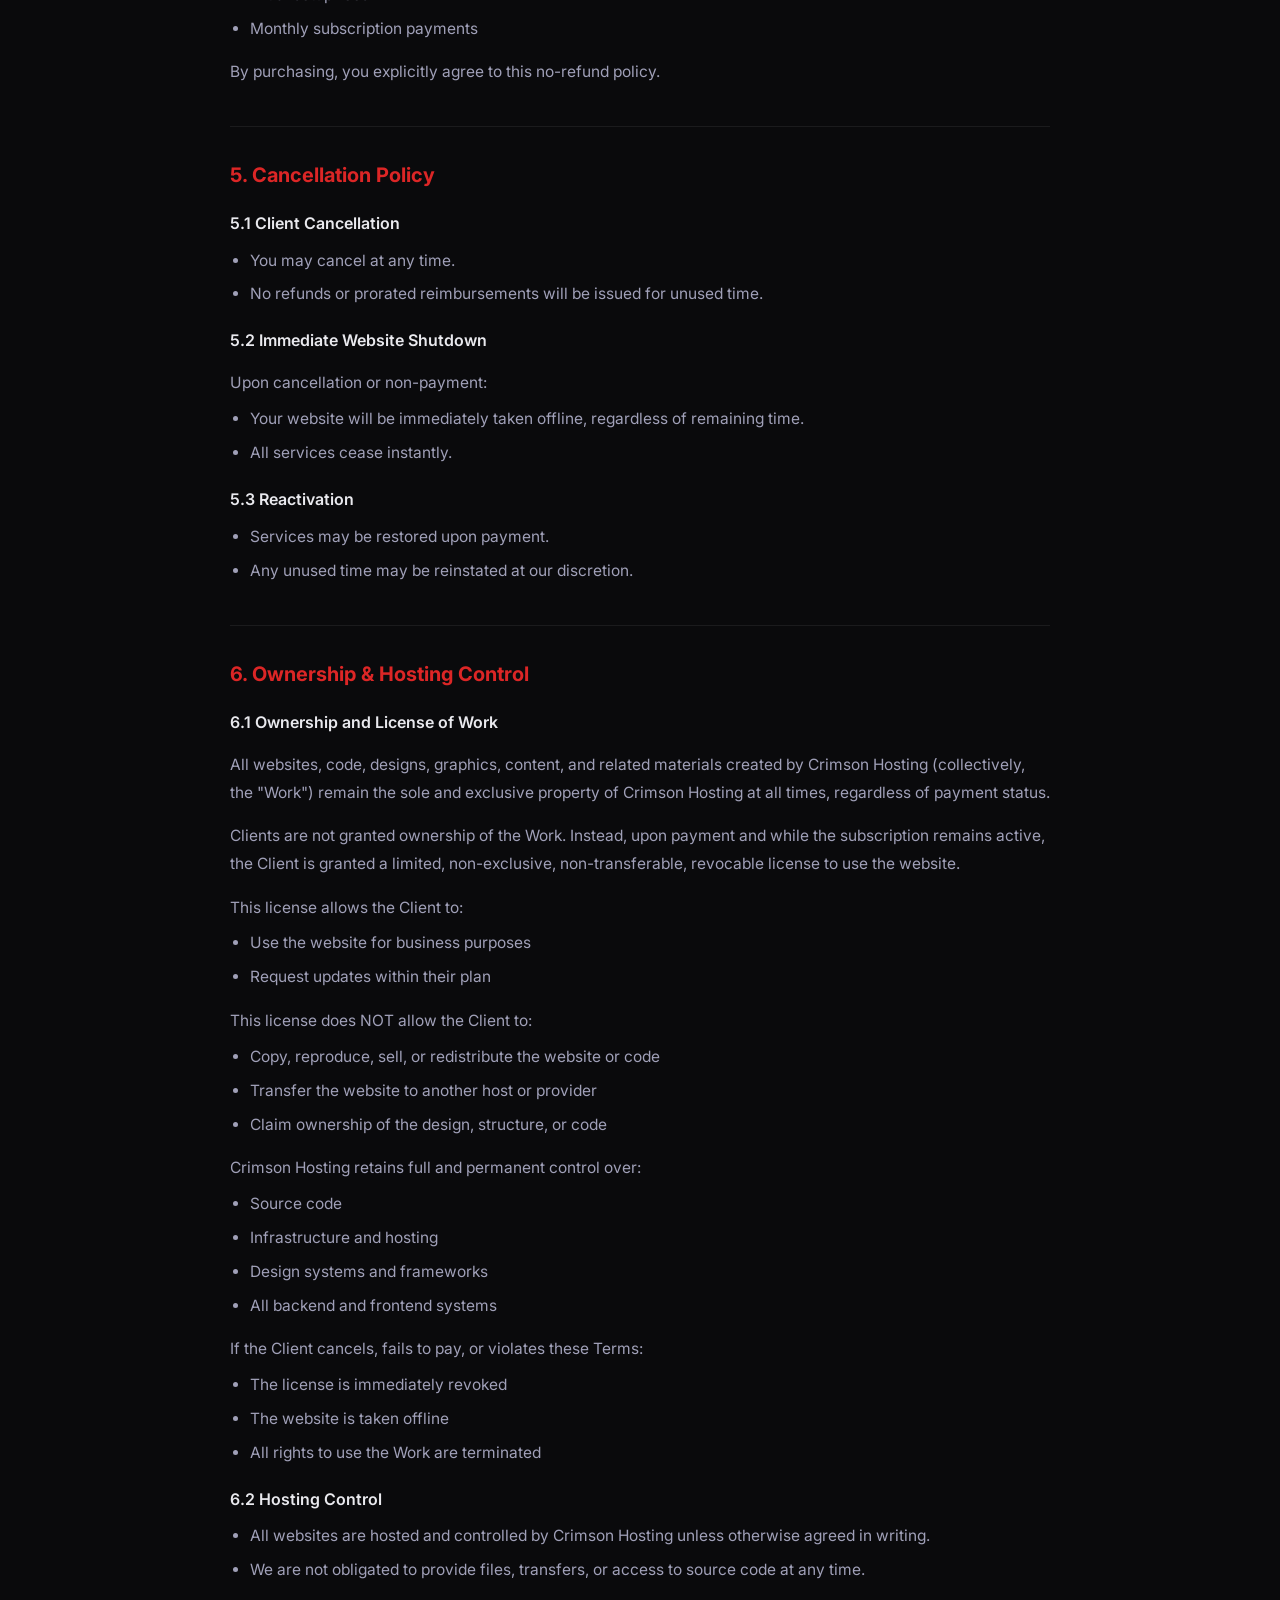
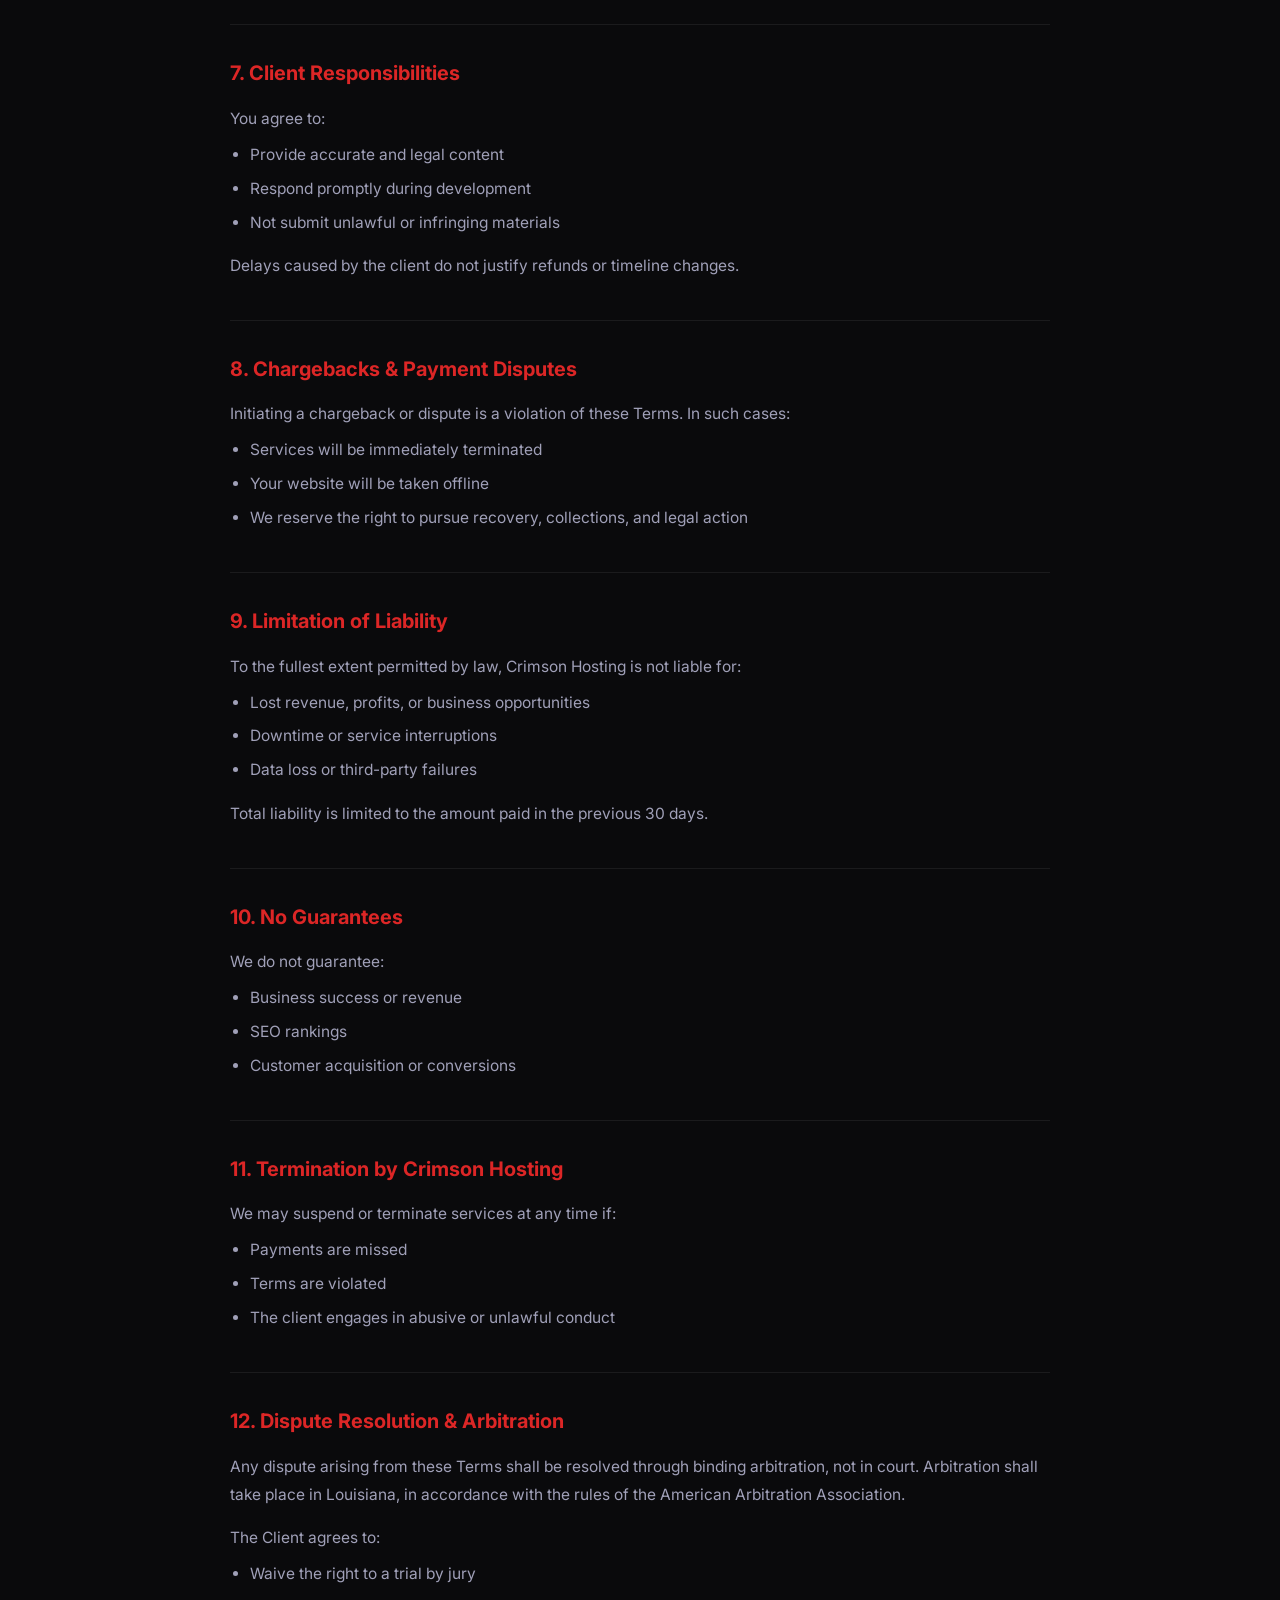
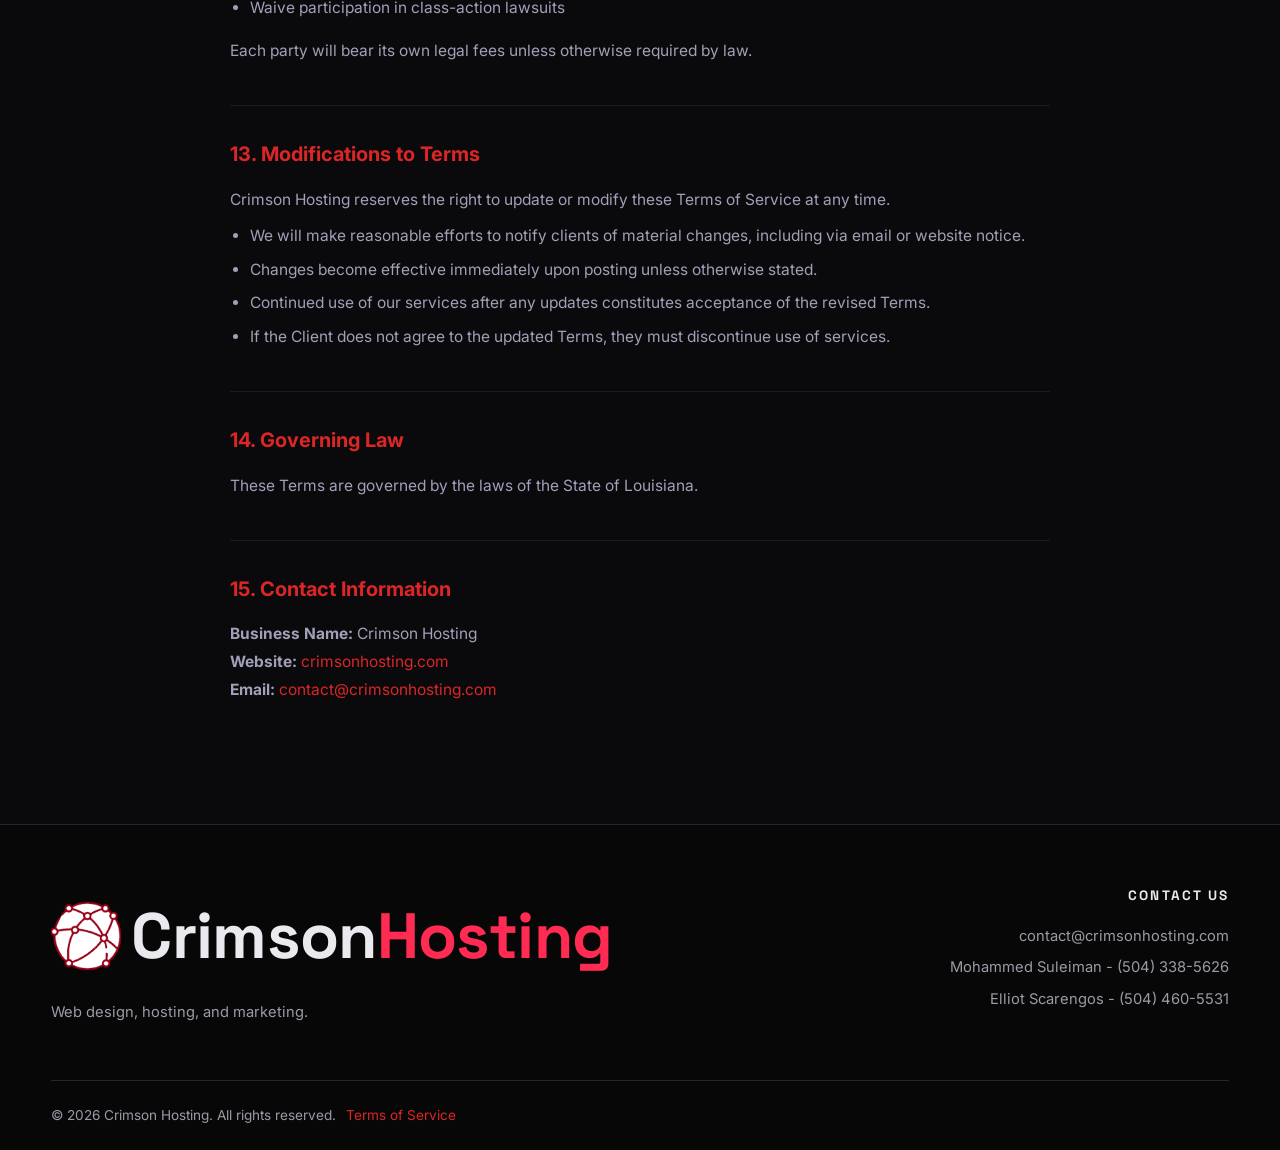
<file: tos/index.html>
<!DOCTYPE html>
<html lang="en">
<head>
  <!-- Google tag (gtag.js) -->
<script async src="https://www.googletagmanager.com/gtag/js?id=G-RVWKYPR02S"></script>
<script>
  window.dataLayer = window.dataLayer || [];
  function gtag(){dataLayer.push(arguments);}
  gtag('js', new Date());

  gtag('config', 'G-RVWKYPR02S');
</script>
  <meta charset="UTF-8" />
  <link rel="icon" type="image/x-icon" href="../Logo.png">
  <meta name="viewport" content="width=device-width, initial-scale=1.0" />
  <title>Crimson Hosting</title>
  <meta name="description" content="Terms of Service for Crimson Hosting — read our policies on payments, cancellations, ownership, and more." />
  <link rel="preconnect" href="https://fonts.googleapis.com" />
  <link rel="preconnect" href="https://fonts.gstatic.com" crossorigin />
  <link rel="preload" as="style" href="https://fonts.googleapis.com/css2?family=Inter:wght@400;500;600;700;800&family=Space+Grotesk:wght@500;600;700&display=swap" onload="this.onload=null;this.rel='stylesheet'" />
  <noscript><link rel="stylesheet" href="https://fonts.googleapis.com/css2?family=Inter:wght@400;500;600;700;800&family=Space+Grotesk:wght@500;600;700&display=swap" /></noscript>
  <link rel="stylesheet" href="../styles.css" />
  <style>
    .tos-page {
      padding: 200px 0 80px;
      min-height: 100vh;
    }
    .tos-page .container {
      max-width: 820px;
    }
    .tos-header {
      margin-bottom: 48px;
      border-bottom: 1px solid rgba(255,255,255,0.08);
      padding-bottom: 32px;
    }
    .tos-header h1 {
      font-size: clamp(2rem, 5vw, 3rem);
      font-weight: 800;
      margin-bottom: 12px;
    }
    .tos-header .meta {
      color: var(--text-muted, #8a8a9a);
      font-size: 0.95rem;
      line-height: 1.7;
    }
    .tos-header .meta strong {
      color: var(--text, #e2e2f0);
    }
    .tos-section {
      margin-bottom: 40px;
    }
    .tos-section h2 {
      font-size: 1.25rem;
      font-weight: 700;
      color: #dc2626;
      margin-bottom: 14px;
      margin-top: 0;
      text-transform: none;
      letter-spacing: 0;
    }
    .tos-section h3 {
      font-size: 1rem;
      font-weight: 600;
      color: var(--text, #e2e2f0);
      margin-bottom: 10px;
      margin-top: 20px;
    }
    .tos-section p,
    .tos-section li {
      font-size: 0.97rem;
      line-height: 1.8;
      color: var(--text-muted, #a0a0b8);
      margin-bottom: 8px;
    }
    .tos-section ul {
      padding-left: 20px;
      margin: 8px 0 12px;
    }
    .tos-section ul li {
      list-style: disc;
      margin-bottom: 6px;
    }
    .tos-section ul ul {
      margin-top: 6px;
    }
    .tos-section ul ul li {
      list-style: circle;
    }
    .tos-back {
      display: inline-flex;
      align-items: center;
      gap: 8px;
      color: #dc2626;
      text-decoration: none;
      font-weight: 600;
      font-size: 0.9rem;
      margin-bottom: 40px;
      transition: opacity 0.2s;
    }
    .tos-back:hover { opacity: 0.75; }
    .tos-back svg { width: 16px; height: 16px; }
    .tos-divider {
      border: none;
      border-top: 1px solid rgba(255,255,255,0.07);
      margin: 32px 0;
    }
  </style>
</head>
<body>

  <!-- ======================= NAVBAR ======================= -->
  <header class="navbar" id="navbar">
    <div class="container nav-shell">
      <div class="brand-slot" id="brandSlot">
        <a href="../" class="logo header-brand" id="headerBrand">
          <span class="logo-mark"></span>
          <span class="logo-text">Crimson<span class="accent">Hosting</span></span>
        </a>
      </div>
      <div class="nav-row nav-inner">
        <nav class="nav-links" id="navLinks">
          <a href="../#about">About</a>
          <a href="../#services">Services</a>
          <a href="../#portfolio">Portfolio</a>
          <a href="../#team">Team</a>
          <a href="../#testimonials">Testimonials</a>
          <a href="../#contact">Contact</a>
        </nav>
        <button class="nav-toggle" id="navToggle" aria-label="Toggle menu">
          <span></span><span></span><span></span>
        </button>
      </div>
    </div>
  </header>

  <!-- ======================= TOS CONTENT ======================= -->
  <main class="tos-page">
    <div class="container">

      <a href="../" class="tos-back">
        <svg viewBox="0 0 24 24" fill="none" stroke="currentColor" stroke-width="2.5"><path d="M19 12H5M12 5l-7 7 7 7"/></svg>
        Back to Home
      </a>

      <div class="tos-header">
        <h1>Terms of Service</h1>
        <div class="meta">
          <strong>Effective Date:</strong> April 16, 2026<br />
          <strong>Business Name:</strong> Crimson Hosting<br />
          <strong>Website:</strong> crimsonhosting.com<br />
          <strong>Location:</strong> New Orleans, Louisiana, United States
        </div>
      </div>

      <!-- 1 -->
      <div class="tos-section">
        <h2>1. Agreement to Terms</h2>
        <p>By purchasing or using services provided by Crimson Hosting ("we," "us," "our"), you ("Client," "you") agree to be legally bound by these Terms of Service. If you do not agree, you must not use our services.</p>
      </div>
      <hr class="tos-divider" />

      <!-- 2 -->
      <div class="tos-section">
        <h2>2. Services</h2>
        <p>Crimson Hosting provides website design, development, hosting, and maintenance services based on selected subscription plans (Ember, Crimson, Obsidian).</p>
        <p>All deliverables, features, and timelines vary depending on the selected plan and any prior agreement.</p>
      </div>
      <hr class="tos-divider" />

      <!-- 3 -->
      <div class="tos-section">
        <h2>3. Fees &amp; Payments</h2>
        <h3>3.1 Initial Setup Fee (Non-Refundable)</h3>
        <ul>
          <li>An upfront setup fee is required before any work begins.</li>
          <li>This fee is strictly non-refundable under all circumstances.</li>
          <li>Payment secures your project slot and covers development resources.</li>
        </ul>
        <h3>3.2 Subscription Billing</h3>
        <ul>
          <li>Services are billed monthly in advance.</li>
          <li>Active payment is required to maintain hosting and access to your website.</li>
        </ul>
        <h3>3.3 Failed or Late Payments</h3>
        <p>If a payment fails or is missed:</p>
        <ul>
          <li>Your website may be taken offline immediately.</li>
          <li>Services will be suspended until payment is received.</li>
        </ul>
      </div>
      <hr class="tos-divider" />

      <!-- 4 -->
      <div class="tos-section">
        <h2>4. No Refund Policy</h2>
        <p>All payments are final and non-refundable, including:</p>
        <ul>
          <li>Initial setup fees</li>
          <li>Monthly subscription payments</li>
        </ul>
        <p>By purchasing, you explicitly agree to this no-refund policy.</p>
      </div>
      <hr class="tos-divider" />

      <!-- 5 -->
      <div class="tos-section">
        <h2>5. Cancellation Policy</h2>
        <h3>5.1 Client Cancellation</h3>
        <ul>
          <li>You may cancel at any time.</li>
          <li>No refunds or prorated reimbursements will be issued for unused time.</li>
        </ul>
        <h3>5.2 Immediate Website Shutdown</h3>
        <p>Upon cancellation or non-payment:</p>
        <ul>
          <li>Your website will be immediately taken offline, regardless of remaining time.</li>
          <li>All services cease instantly.</li>
        </ul>
        <h3>5.3 Reactivation</h3>
        <ul>
          <li>Services may be restored upon payment.</li>
          <li>Any unused time may be reinstated at our discretion.</li>
        </ul>
      </div>
      <hr class="tos-divider" />

      <!-- 6 -->
      <div class="tos-section">
        <h2>6. Ownership &amp; Hosting Control</h2>
        <h3>6.1 Ownership and License of Work</h3>
        <p>All websites, code, designs, graphics, content, and related materials created by Crimson Hosting (collectively, the "Work") remain the sole and exclusive property of Crimson Hosting at all times, regardless of payment status.</p>
        <p>Clients are not granted ownership of the Work. Instead, upon payment and while the subscription remains active, the Client is granted a limited, non-exclusive, non-transferable, revocable license to use the website.</p>
        <p>This license allows the Client to:</p>
        <ul>
          <li>Use the website for business purposes</li>
          <li>Request updates within their plan</li>
        </ul>
        <p>This license does NOT allow the Client to:</p>
        <ul>
          <li>Copy, reproduce, sell, or redistribute the website or code</li>
          <li>Transfer the website to another host or provider</li>
          <li>Claim ownership of the design, structure, or code</li>
        </ul>
        <p>Crimson Hosting retains full and permanent control over:</p>
        <ul>
          <li>Source code</li>
          <li>Infrastructure and hosting</li>
          <li>Design systems and frameworks</li>
          <li>All backend and frontend systems</li>
        </ul>
        <p>If the Client cancels, fails to pay, or violates these Terms:</p>
        <ul>
          <li>The license is immediately revoked</li>
          <li>The website is taken offline</li>
          <li>All rights to use the Work are terminated</li>
        </ul>
        <h3>6.2 Hosting Control</h3>
        <ul>
          <li>All websites are hosted and controlled by Crimson Hosting unless otherwise agreed in writing.</li>
          <li>We are not obligated to provide files, transfers, or access to source code at any time.</li>
        </ul>
      </div>
      <hr class="tos-divider" />

      <!-- 7 -->
      <div class="tos-section">
        <h2>7. Client Responsibilities</h2>
        <p>You agree to:</p>
        <ul>
          <li>Provide accurate and legal content</li>
          <li>Respond promptly during development</li>
          <li>Not submit unlawful or infringing materials</li>
        </ul>
        <p>Delays caused by the client do not justify refunds or timeline changes.</p>
      </div>
      <hr class="tos-divider" />

      <!-- 8 -->
      <div class="tos-section">
        <h2>8. Chargebacks &amp; Payment Disputes</h2>
        <p>Initiating a chargeback or dispute is a violation of these Terms. In such cases:</p>
        <ul>
          <li>Services will be immediately terminated</li>
          <li>Your website will be taken offline</li>
          <li>We reserve the right to pursue recovery, collections, and legal action</li>
        </ul>
      </div>
      <hr class="tos-divider" />

      <!-- 9 -->
      <div class="tos-section">
        <h2>9. Limitation of Liability</h2>
        <p>To the fullest extent permitted by law, Crimson Hosting is not liable for:</p>
        <ul>
          <li>Lost revenue, profits, or business opportunities</li>
          <li>Downtime or service interruptions</li>
          <li>Data loss or third-party failures</li>
        </ul>
        <p>Total liability is limited to the amount paid in the previous 30 days.</p>
      </div>
      <hr class="tos-divider" />

      <!-- 10 -->
      <div class="tos-section">
        <h2>10. No Guarantees</h2>
        <p>We do not guarantee:</p>
        <ul>
          <li>Business success or revenue</li>
          <li>SEO rankings</li>
          <li>Customer acquisition or conversions</li>
        </ul>
      </div>
      <hr class="tos-divider" />

      <!-- 11 -->
      <div class="tos-section">
        <h2>11. Termination by Crimson Hosting</h2>
        <p>We may suspend or terminate services at any time if:</p>
        <ul>
          <li>Payments are missed</li>
          <li>Terms are violated</li>
          <li>The client engages in abusive or unlawful conduct</li>
        </ul>
      </div>
      <hr class="tos-divider" />

      <!-- 12 -->
      <div class="tos-section">
        <h2>12. Dispute Resolution &amp; Arbitration</h2>
        <p>Any dispute arising from these Terms shall be resolved through binding arbitration, not in court. Arbitration shall take place in Louisiana, in accordance with the rules of the American Arbitration Association.</p>
        <p>The Client agrees to:</p>
        <ul>
          <li>Waive the right to a trial by jury</li>
          <li>Waive participation in class-action lawsuits</li>
        </ul>
        <p>Each party will bear its own legal fees unless otherwise required by law.</p>
      </div>
      <hr class="tos-divider" />

      <!-- 13 -->
      <div class="tos-section">
        <h2>13. Modifications to Terms</h2>
        <p>Crimson Hosting reserves the right to update or modify these Terms of Service at any time.</p>
        <ul>
          <li>We will make reasonable efforts to notify clients of material changes, including via email or website notice.</li>
          <li>Changes become effective immediately upon posting unless otherwise stated.</li>
          <li>Continued use of our services after any updates constitutes acceptance of the revised Terms.</li>
          <li>If the Client does not agree to the updated Terms, they must discontinue use of services.</li>
        </ul>
      </div>
      <hr class="tos-divider" />

      <!-- 14 -->
      <div class="tos-section">
        <h2>14. Governing Law</h2>
        <p>These Terms are governed by the laws of the State of Louisiana.</p>
      </div>
      <hr class="tos-divider" />

      <!-- 15 -->
      <div class="tos-section">
        <h2>15. Contact Information</h2>
        <p>
          <strong>Business Name:</strong> Crimson Hosting<br />
          <strong>Website:</strong> <a href="https://crimsonhosting.com" style="color:#dc2626;">crimsonhosting.com</a><br />
          <strong>Email:</strong> <a href="mailto:contact@crimsonhosting.com" style="color:#dc2626;">contact@crimsonhosting.com</a>
        </p>
      </div>

    </div>
  </main>

  <!-- ======================= FOOTER ======================= -->
  <footer class="footer">
    <div class="container footer-inner">
      <div class="footer-brand">
        <a href="../" class="logo">
          <span class="logo-mark"></span>
          <span class="logo-text">Crimson<span class="accent">Hosting</span></span>
        </a>
        <p>Web design, hosting, and marketing.</p>
      </div>

      <div class="footer-col">
        <h4>Contact Us</h4>
        <a href="mailto:contact@crimsonhosting.com">contact@crimsonhosting.com</a>
        <a href="tel:5043385626">Mohammed Suleiman - (504) 338-5626</a>
        <a href="tel:5044605531">Elliot Scarengos - (504) 460-5531</a>
      </div>
    </div>

    <div class="container footer-bottom">
      <span>© <span id="year"></span> Crimson Hosting. All rights reserved.</span>
      <a href="./" style="color:#dc2626; text-decoration:none; font-size:0.85rem;">Terms of Service</a>
    </div>
  </footer>

  <script src="../script.js"></script>
  <script>document.getElementById('year').textContent = new Date().getFullYear();</script>
</body>
</html>
</file>
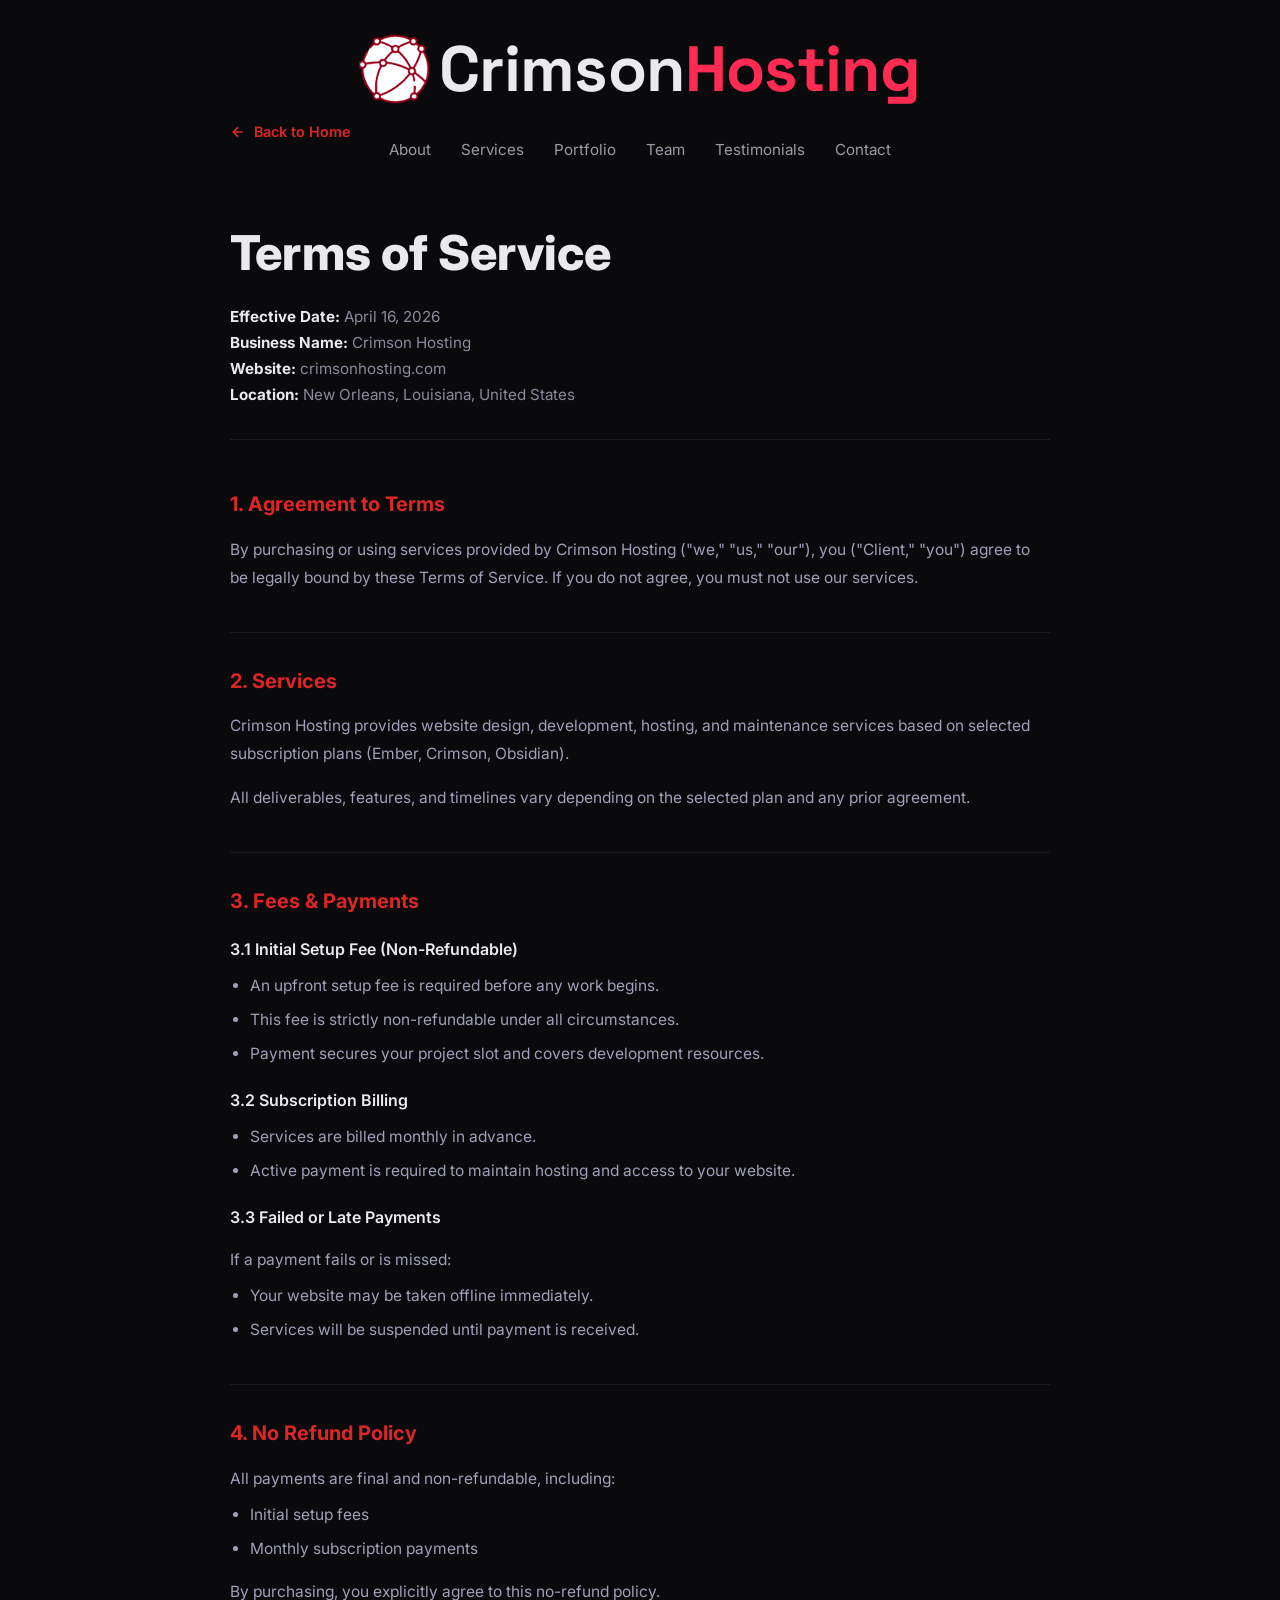
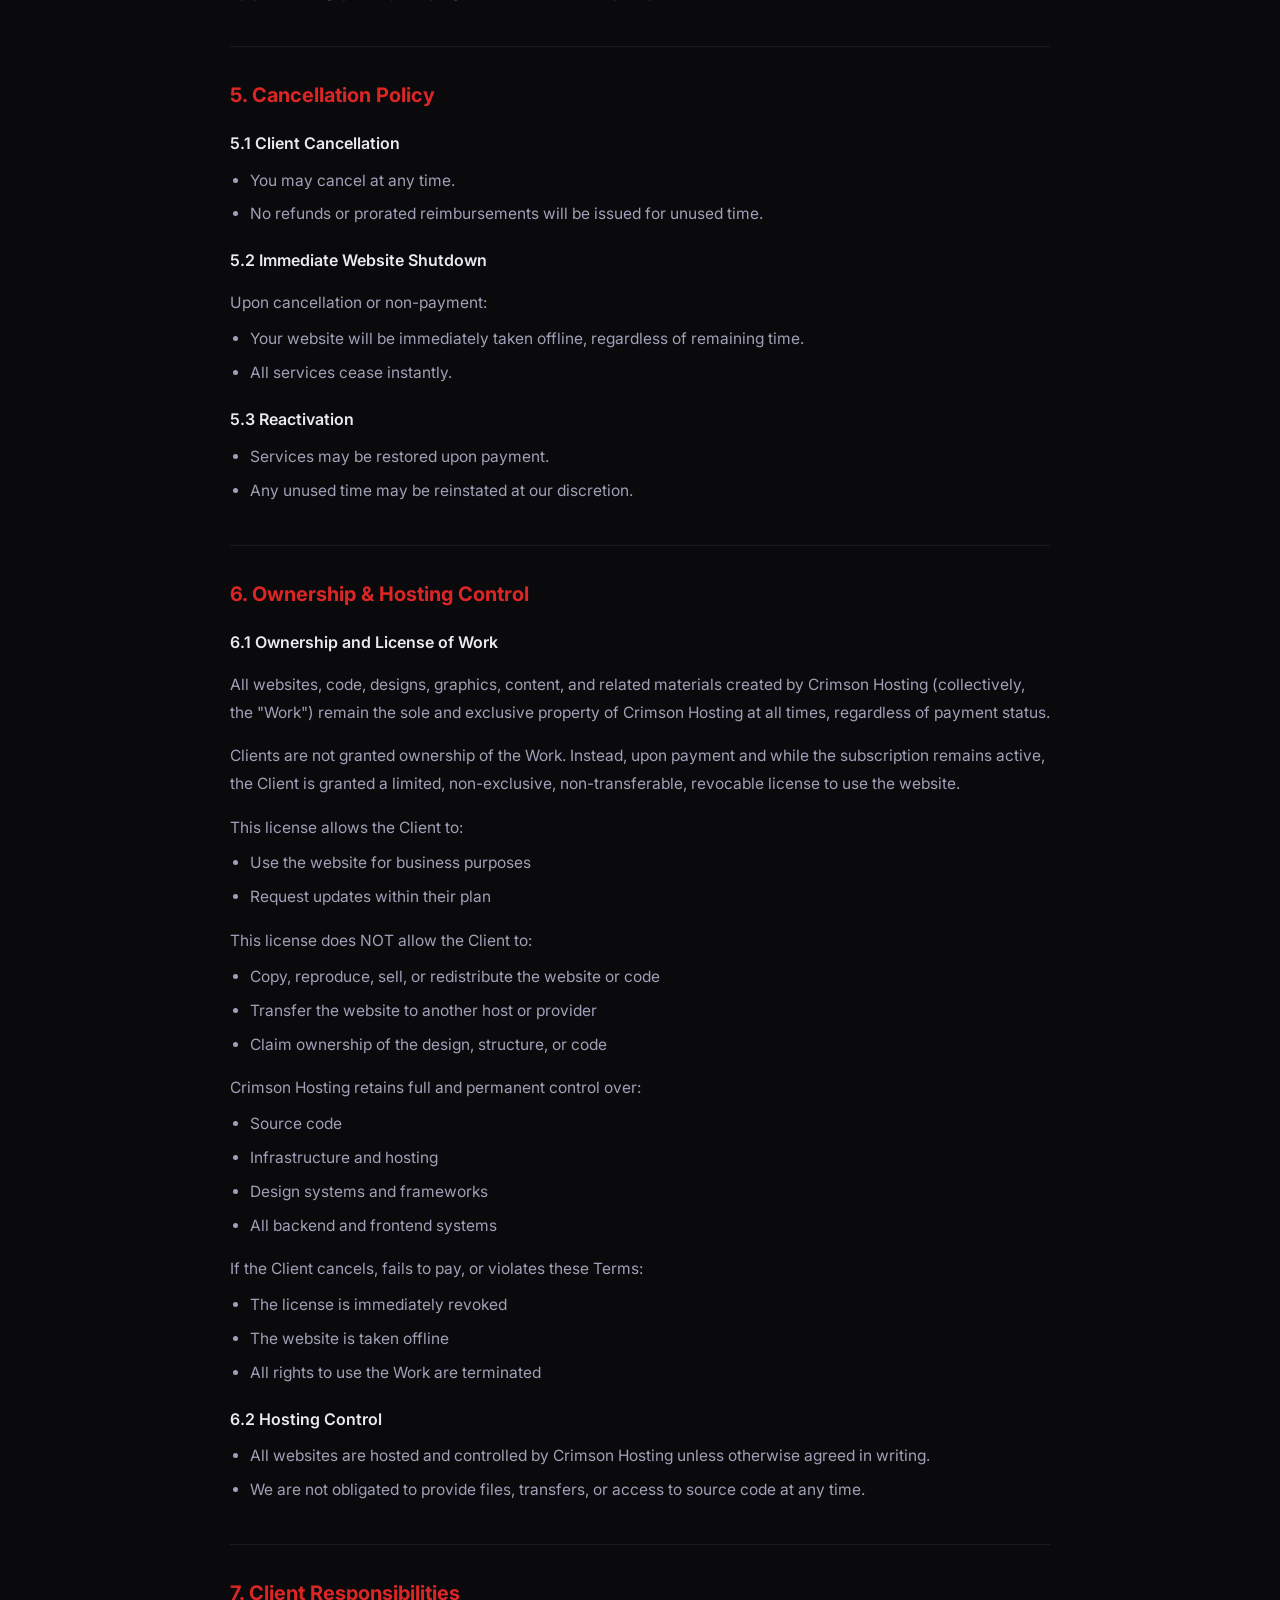
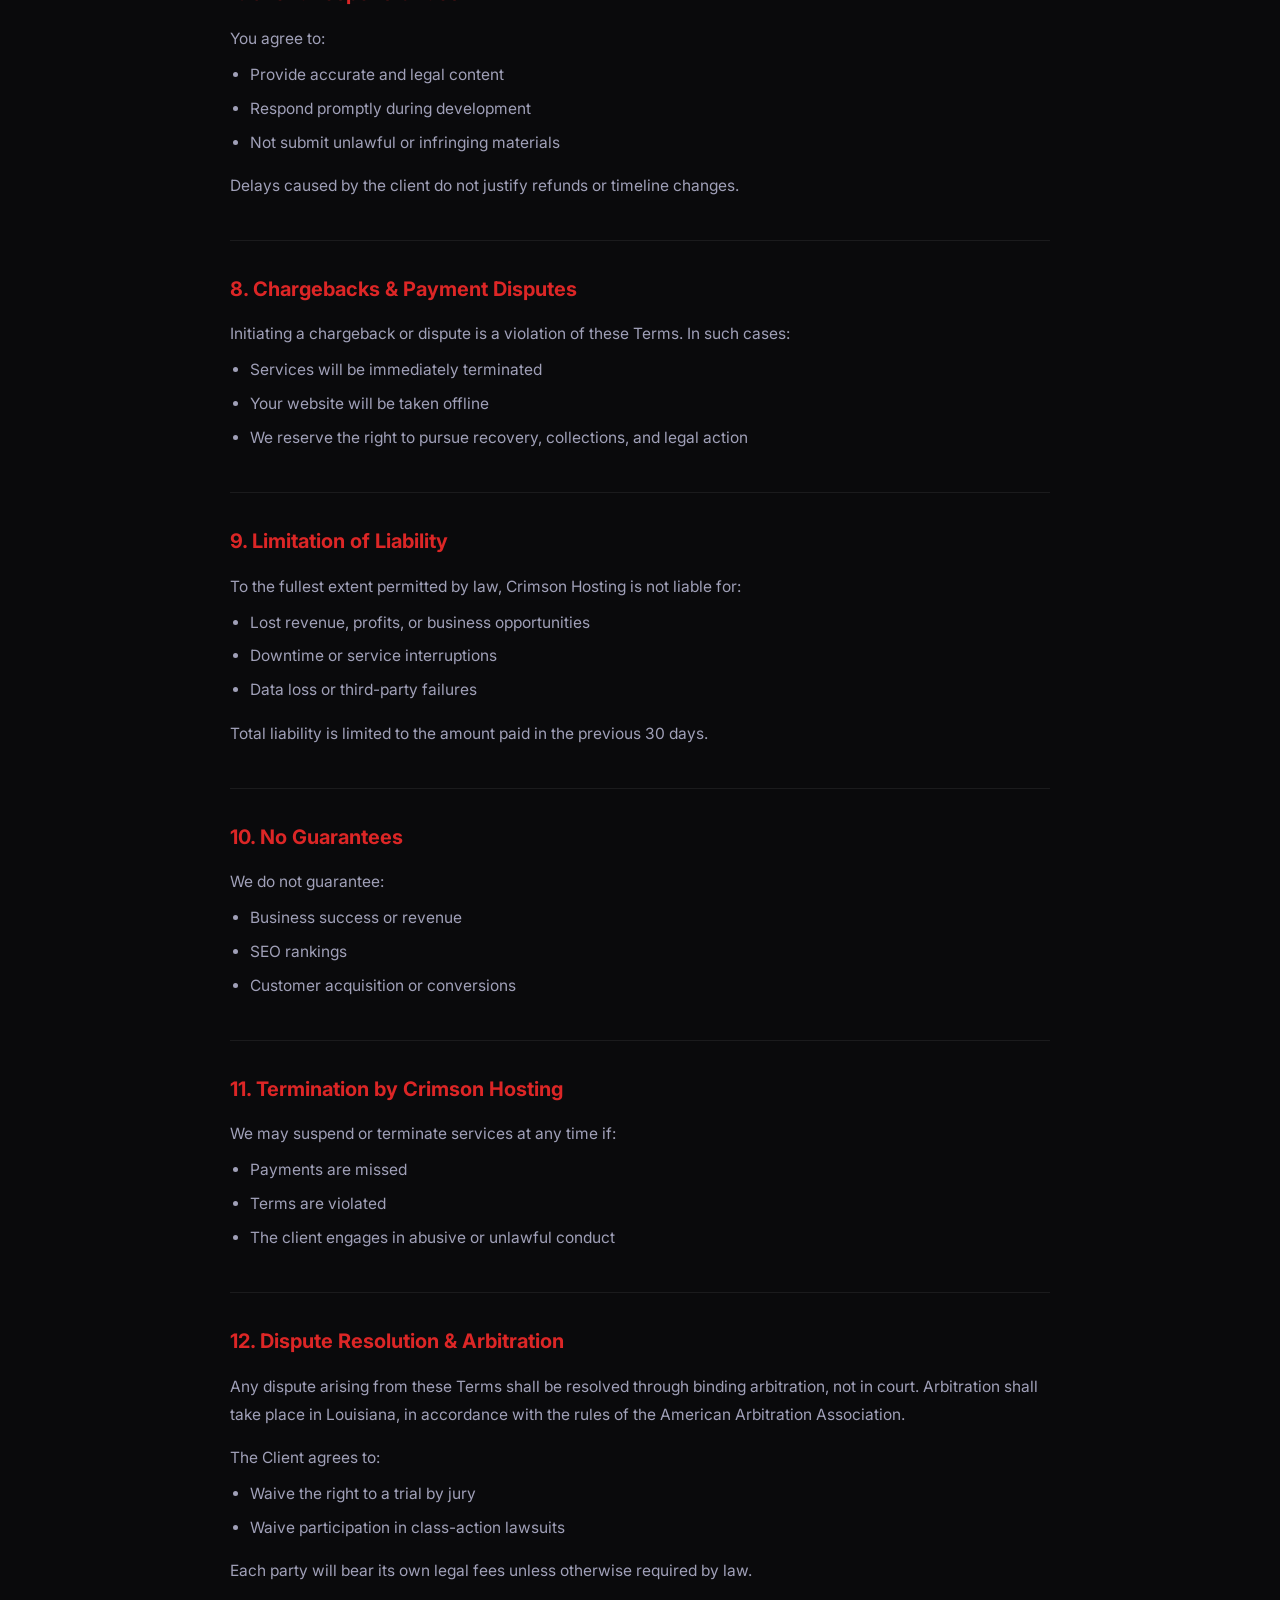
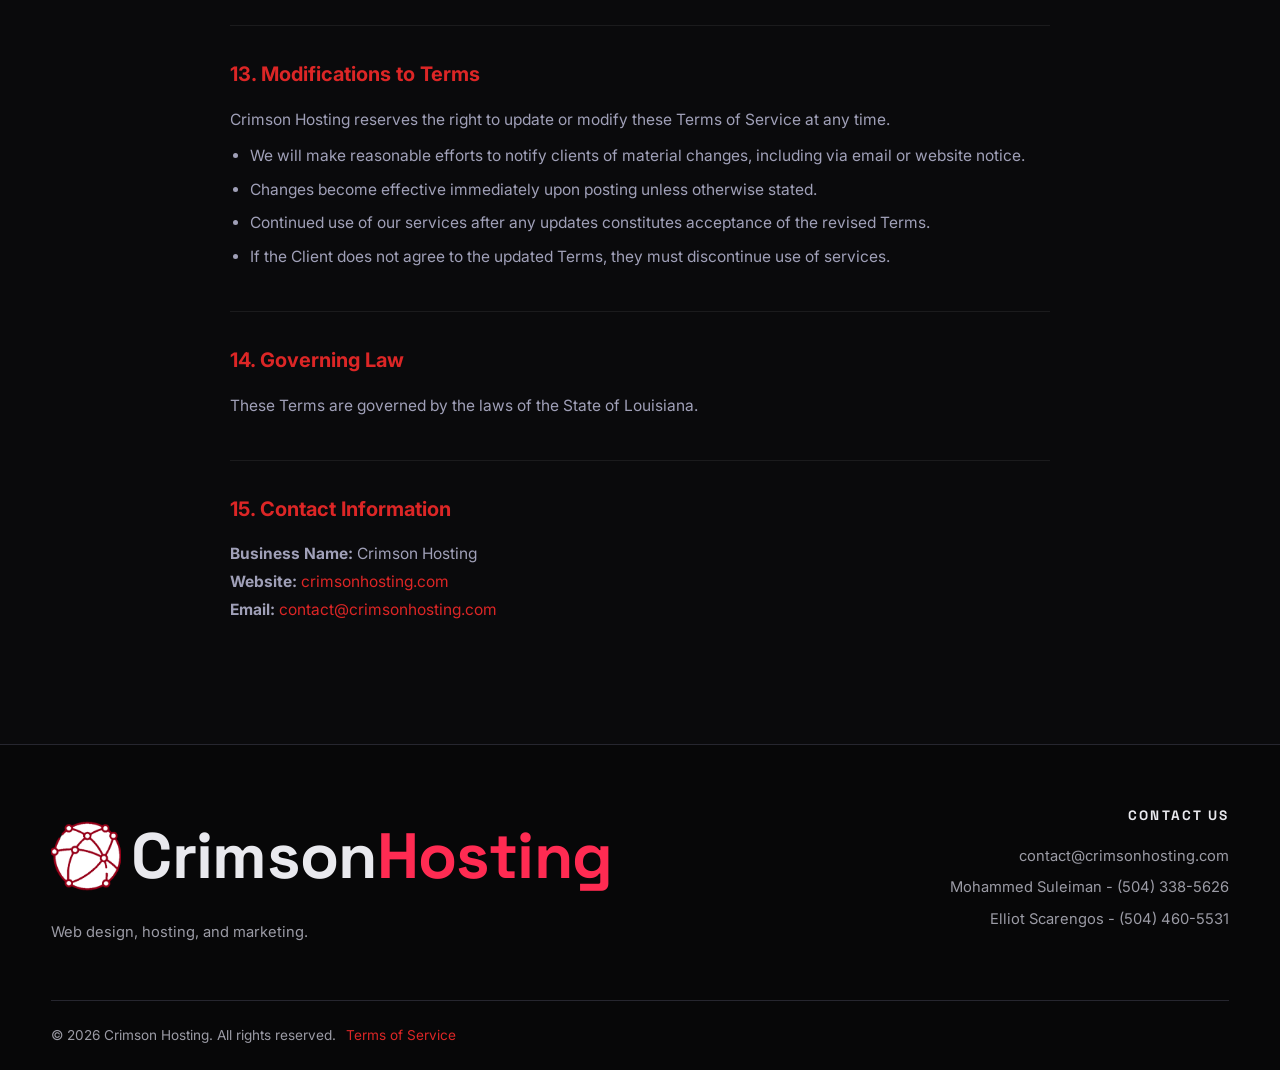
<file: tos.html>
<!DOCTYPE html>
<html lang="en">
<head>
  <meta charset="UTF-8" />
  <link rel="icon" type="image/x-icon" href="Logo.png">
  <meta name="viewport" content="width=device-width, initial-scale=1.0" />
  <title>Terms of Service | Crimson Hosting</title>
  <meta name="description" content="Terms of Service for Crimson Hosting — read our policies on payments, cancellations, ownership, and more." />
  <link rel="preconnect" href="https://fonts.googleapis.com" />
  <link rel="preconnect" href="https://fonts.gstatic.com" crossorigin />
  <link href="https://fonts.googleapis.com/css2?family=Inter:wght@300;400;500;600;700;800&family=Space+Grotesk:wght@500;600;700&display=swap" rel="stylesheet" />
  <link rel="stylesheet" href="styles.css" />
  <style>
    .tos-page {
      padding: 120px 0 80px;
      min-height: 100vh;
    }
    .tos-page .container {
      max-width: 820px;
    }
    .tos-header {
      margin-bottom: 48px;
      border-bottom: 1px solid rgba(255,255,255,0.08);
      padding-bottom: 32px;
    }
    .tos-header h1 {
      font-size: clamp(2rem, 5vw, 3rem);
      font-weight: 800;
      margin-bottom: 12px;
    }
    .tos-header .meta {
      color: var(--text-muted, #8a8a9a);
      font-size: 0.95rem;
      line-height: 1.7;
    }
    .tos-header .meta strong {
      color: var(--text, #e2e2f0);
    }
    .tos-section {
      margin-bottom: 40px;
    }
    .tos-section h2 {
      font-size: 1.25rem;
      font-weight: 700;
      color: #dc2626;
      margin-bottom: 14px;
      margin-top: 0;
      text-transform: none;
      letter-spacing: 0;
    }
    .tos-section h3 {
      font-size: 1rem;
      font-weight: 600;
      color: var(--text, #e2e2f0);
      margin-bottom: 10px;
      margin-top: 20px;
    }
    .tos-section p,
    .tos-section li {
      font-size: 0.97rem;
      line-height: 1.8;
      color: var(--text-muted, #a0a0b8);
      margin-bottom: 8px;
    }
    .tos-section ul {
      padding-left: 20px;
      margin: 8px 0 12px;
    }
    .tos-section ul li {
      list-style: disc;
      margin-bottom: 6px;
    }
    .tos-section ul ul {
      margin-top: 6px;
    }
    .tos-section ul ul li {
      list-style: circle;
    }
    .tos-back {
      display: inline-flex;
      align-items: center;
      gap: 8px;
      color: #dc2626;
      text-decoration: none;
      font-weight: 600;
      font-size: 0.9rem;
      margin-bottom: 40px;
      transition: opacity 0.2s;
    }
    .tos-back:hover { opacity: 0.75; }
    .tos-back svg { width: 16px; height: 16px; }
    .tos-divider {
      border: none;
      border-top: 1px solid rgba(255,255,255,0.07);
      margin: 32px 0;
    }
  </style>
</head>
<body>

  <!-- ======================= NAVBAR ======================= -->
  <header class="navbar" id="navbar">
    <div class="container nav-shell">
      <div class="brand-slot" id="brandSlot">
        <a href="index.html" class="logo header-brand" id="headerBrand">
          <span class="logo-mark"></span>
          <span class="logo-text">Crimson<span class="accent">Hosting</span></span>
        </a>
      </div>
      <div class="nav-row nav-inner">
        <nav class="nav-links" id="navLinks">
          <a href="index.html#about">About</a>
          <a href="index.html#services">Services</a>
          <a href="index.html#portfolio">Portfolio</a>
          <a href="index.html#team">Team</a>
          <a href="index.html#testimonials">Testimonials</a>
          <a href="index.html#contact">Contact</a>
        </nav>
        <button class="nav-toggle" id="navToggle" aria-label="Toggle menu">
          <span></span><span></span><span></span>
        </button>
      </div>
    </div>
  </header>

  <!-- ======================= TOS CONTENT ======================= -->
  <main class="tos-page">
    <div class="container">

      <a href="index.html" class="tos-back">
        <svg viewBox="0 0 24 24" fill="none" stroke="currentColor" stroke-width="2.5"><path d="M19 12H5M12 5l-7 7 7 7"/></svg>
        Back to Home
      </a>

      <div class="tos-header">
        <h1>Terms of Service</h1>
        <div class="meta">
          <strong>Effective Date:</strong> April 16, 2026<br />
          <strong>Business Name:</strong> Crimson Hosting<br />
          <strong>Website:</strong> crimsonhosting.com<br />
          <strong>Location:</strong> New Orleans, Louisiana, United States
        </div>
      </div>

      <!-- 1 -->
      <div class="tos-section">
        <h2>1. Agreement to Terms</h2>
        <p>By purchasing or using services provided by Crimson Hosting ("we," "us," "our"), you ("Client," "you") agree to be legally bound by these Terms of Service. If you do not agree, you must not use our services.</p>
      </div>
      <hr class="tos-divider" />

      <!-- 2 -->
      <div class="tos-section">
        <h2>2. Services</h2>
        <p>Crimson Hosting provides website design, development, hosting, and maintenance services based on selected subscription plans (Ember, Crimson, Obsidian).</p>
        <p>All deliverables, features, and timelines vary depending on the selected plan and any prior agreement.</p>
      </div>
      <hr class="tos-divider" />

      <!-- 3 -->
      <div class="tos-section">
        <h2>3. Fees &amp; Payments</h2>
        <h3>3.1 Initial Setup Fee (Non-Refundable)</h3>
        <ul>
          <li>An upfront setup fee is required before any work begins.</li>
          <li>This fee is strictly non-refundable under all circumstances.</li>
          <li>Payment secures your project slot and covers development resources.</li>
        </ul>
        <h3>3.2 Subscription Billing</h3>
        <ul>
          <li>Services are billed monthly in advance.</li>
          <li>Active payment is required to maintain hosting and access to your website.</li>
        </ul>
        <h3>3.3 Failed or Late Payments</h3>
        <p>If a payment fails or is missed:</p>
        <ul>
          <li>Your website may be taken offline immediately.</li>
          <li>Services will be suspended until payment is received.</li>
        </ul>
      </div>
      <hr class="tos-divider" />

      <!-- 4 -->
      <div class="tos-section">
        <h2>4. No Refund Policy</h2>
        <p>All payments are final and non-refundable, including:</p>
        <ul>
          <li>Initial setup fees</li>
          <li>Monthly subscription payments</li>
        </ul>
        <p>By purchasing, you explicitly agree to this no-refund policy.</p>
      </div>
      <hr class="tos-divider" />

      <!-- 5 -->
      <div class="tos-section">
        <h2>5. Cancellation Policy</h2>
        <h3>5.1 Client Cancellation</h3>
        <ul>
          <li>You may cancel at any time.</li>
          <li>No refunds or prorated reimbursements will be issued for unused time.</li>
        </ul>
        <h3>5.2 Immediate Website Shutdown</h3>
        <p>Upon cancellation or non-payment:</p>
        <ul>
          <li>Your website will be immediately taken offline, regardless of remaining time.</li>
          <li>All services cease instantly.</li>
        </ul>
        <h3>5.3 Reactivation</h3>
        <ul>
          <li>Services may be restored upon payment.</li>
          <li>Any unused time may be reinstated at our discretion.</li>
        </ul>
      </div>
      <hr class="tos-divider" />

      <!-- 6 -->
      <div class="tos-section">
        <h2>6. Ownership &amp; Hosting Control</h2>
        <h3>6.1 Ownership and License of Work</h3>
        <p>All websites, code, designs, graphics, content, and related materials created by Crimson Hosting (collectively, the "Work") remain the sole and exclusive property of Crimson Hosting at all times, regardless of payment status.</p>
        <p>Clients are not granted ownership of the Work. Instead, upon payment and while the subscription remains active, the Client is granted a limited, non-exclusive, non-transferable, revocable license to use the website.</p>
        <p>This license allows the Client to:</p>
        <ul>
          <li>Use the website for business purposes</li>
          <li>Request updates within their plan</li>
        </ul>
        <p>This license does NOT allow the Client to:</p>
        <ul>
          <li>Copy, reproduce, sell, or redistribute the website or code</li>
          <li>Transfer the website to another host or provider</li>
          <li>Claim ownership of the design, structure, or code</li>
        </ul>
        <p>Crimson Hosting retains full and permanent control over:</p>
        <ul>
          <li>Source code</li>
          <li>Infrastructure and hosting</li>
          <li>Design systems and frameworks</li>
          <li>All backend and frontend systems</li>
        </ul>
        <p>If the Client cancels, fails to pay, or violates these Terms:</p>
        <ul>
          <li>The license is immediately revoked</li>
          <li>The website is taken offline</li>
          <li>All rights to use the Work are terminated</li>
        </ul>
        <h3>6.2 Hosting Control</h3>
        <ul>
          <li>All websites are hosted and controlled by Crimson Hosting unless otherwise agreed in writing.</li>
          <li>We are not obligated to provide files, transfers, or access to source code at any time.</li>
        </ul>
      </div>
      <hr class="tos-divider" />

      <!-- 7 -->
      <div class="tos-section">
        <h2>7. Client Responsibilities</h2>
        <p>You agree to:</p>
        <ul>
          <li>Provide accurate and legal content</li>
          <li>Respond promptly during development</li>
          <li>Not submit unlawful or infringing materials</li>
        </ul>
        <p>Delays caused by the client do not justify refunds or timeline changes.</p>
      </div>
      <hr class="tos-divider" />

      <!-- 8 -->
      <div class="tos-section">
        <h2>8. Chargebacks &amp; Payment Disputes</h2>
        <p>Initiating a chargeback or dispute is a violation of these Terms. In such cases:</p>
        <ul>
          <li>Services will be immediately terminated</li>
          <li>Your website will be taken offline</li>
          <li>We reserve the right to pursue recovery, collections, and legal action</li>
        </ul>
      </div>
      <hr class="tos-divider" />

      <!-- 9 -->
      <div class="tos-section">
        <h2>9. Limitation of Liability</h2>
        <p>To the fullest extent permitted by law, Crimson Hosting is not liable for:</p>
        <ul>
          <li>Lost revenue, profits, or business opportunities</li>
          <li>Downtime or service interruptions</li>
          <li>Data loss or third-party failures</li>
        </ul>
        <p>Total liability is limited to the amount paid in the previous 30 days.</p>
      </div>
      <hr class="tos-divider" />

      <!-- 10 -->
      <div class="tos-section">
        <h2>10. No Guarantees</h2>
        <p>We do not guarantee:</p>
        <ul>
          <li>Business success or revenue</li>
          <li>SEO rankings</li>
          <li>Customer acquisition or conversions</li>
        </ul>
      </div>
      <hr class="tos-divider" />

      <!-- 11 -->
      <div class="tos-section">
        <h2>11. Termination by Crimson Hosting</h2>
        <p>We may suspend or terminate services at any time if:</p>
        <ul>
          <li>Payments are missed</li>
          <li>Terms are violated</li>
          <li>The client engages in abusive or unlawful conduct</li>
        </ul>
      </div>
      <hr class="tos-divider" />

      <!-- 12 -->
      <div class="tos-section">
        <h2>12. Dispute Resolution &amp; Arbitration</h2>
        <p>Any dispute arising from these Terms shall be resolved through binding arbitration, not in court. Arbitration shall take place in Louisiana, in accordance with the rules of the American Arbitration Association.</p>
        <p>The Client agrees to:</p>
        <ul>
          <li>Waive the right to a trial by jury</li>
          <li>Waive participation in class-action lawsuits</li>
        </ul>
        <p>Each party will bear its own legal fees unless otherwise required by law.</p>
      </div>
      <hr class="tos-divider" />

      <!-- 13 -->
      <div class="tos-section">
        <h2>13. Modifications to Terms</h2>
        <p>Crimson Hosting reserves the right to update or modify these Terms of Service at any time.</p>
        <ul>
          <li>We will make reasonable efforts to notify clients of material changes, including via email or website notice.</li>
          <li>Changes become effective immediately upon posting unless otherwise stated.</li>
          <li>Continued use of our services after any updates constitutes acceptance of the revised Terms.</li>
          <li>If the Client does not agree to the updated Terms, they must discontinue use of services.</li>
        </ul>
      </div>
      <hr class="tos-divider" />

      <!-- 14 -->
      <div class="tos-section">
        <h2>14. Governing Law</h2>
        <p>These Terms are governed by the laws of the State of Louisiana.</p>
      </div>
      <hr class="tos-divider" />

      <!-- 15 -->
      <div class="tos-section">
        <h2>15. Contact Information</h2>
        <p>
          <strong>Business Name:</strong> Crimson Hosting<br />
          <strong>Website:</strong> <a href="https://crimsonhosting.com" style="color:#dc2626;">crimsonhosting.com</a><br />
          <strong>Email:</strong> <a href="mailto:contact@crimsonhosting.com" style="color:#dc2626;">contact@crimsonhosting.com</a>
        </p>
      </div>

    </div>
  </main>

  <!-- ======================= FOOTER ======================= -->
  <footer class="footer">
    <div class="container footer-inner">
      <div class="footer-brand">
        <a href="index.html" class="logo">
          <span class="logo-mark"></span>
          <span class="logo-text">Crimson<span class="accent">Hosting</span></span>
        </a>
        <p>Web design, hosting, and marketing.</p>
      </div>

      <div class="footer-col">
        <h4>Contact Us</h4>
        <a href="mailto:contact@crimsonhosting.com">contact@crimsonhosting.com</a>
        <a href="tel:5043385626">Mohammed Suleiman - (504) 338-5626</a>
        <a href="tel:5044605531">Elliot Scarengos - (504) 460-5531</a>
      </div>
    </div>

    <div class="container footer-bottom">
      <span>© <span id="year"></span> Crimson Hosting. All rights reserved.</span>
      <a href="tos.html" style="color:#dc2626; text-decoration:none; font-size:0.85rem;">Terms of Service</a>
    </div>
  </footer>

  <script src="script.js"></script>
  <script>document.getElementById('year').textContent = new Date().getFullYear();</script>
</body>
</html>
</file>
<file: styles.css>
/* ============================================================
   CRIMSON HOSTING — Stylesheet
   Dark + crimson theme, modern, responsive
   ============================================================ */

/* -------- Reset & Tokens -------- */
*, *::before, *::after { box-sizing: border-box; }
html { scroll-behavior: smooth; }
body {
  margin: 0;
  font-family: 'Inter', system-ui, sans-serif;
  background: var(--bg);
  color: var(--text);
  line-height: 1.6;
  -webkit-font-smoothing: antialiased;
  overflow-x: hidden;
}

:root {
  --bg: #0a0a0c;
  --bg-alt: #101014;
  --surface: #15151b;
  --surface-2: #1c1c24;
  --border: #26262f;
  --text: #e9e9ee;
  --muted: #9b9ba5;
  --crimson: #dc143c;
  --crimson-bright: #ff2b52;
  --crimson-soft: rgba(220, 20, 60, 0.15);
  --crimson-glow: rgba(220, 20, 60, 0.45);
  --radius: 14px;
  --radius-sm: 10px;
  --transition: 0.35s cubic-bezier(.2,.7,.3,1);
  --shadow-glow: 0 0 40px -10px var(--crimson-glow);
}

img { max-width: 100%; display: block; }
a { color: inherit; text-decoration: none; }
button { font: inherit; cursor: pointer; border: none; background: none; color: inherit; }

/* -------- Layout helpers -------- */
.container {
  width: min(3000px, 92%);
  margin-inline: auto;
}

.section {
  padding: 120px 0;
  position: relative;
}

.section-head {
  max-width: 720px;
  margin: 0 auto 60px;
  text-align: center;
}

.section-head h2 {
  font-family: 'Space Grotesk', sans-serif;
  font-size: clamp(1.9rem, 3.5vw, 2.8rem);
  line-height: 1.15;
  margin: 14px 0 12px;
  letter-spacing: -0.02em;
}

.section-sub {
  color: var(--muted);
  font-size: 1.05rem;
}

.eyebrow {
  display: inline-block;
  font-family: 'Space Grotesk', sans-serif;
  font-size: 0.78rem;
  letter-spacing: 0.2em;
  text-transform: uppercase;
  color: var(--crimson-bright);
  padding: 6px 14px;
  border: 1px solid var(--crimson-soft);
  border-radius: 999px;
  background: var(--crimson-soft);
}

.accent-text {
  color: var(--crimson-bright);
  text-shadow: 0 0 20px var(--crimson-glow);
}
.accent { color: var(--crimson-bright); }

/* -------- Buttons -------- */
.btn {
  display: inline-flex;
  align-items: center;
  justify-content: center;
  gap: 8px;
  padding: 14px 26px;
  border-radius: 999px;
  font-weight: 600;
  font-size: 0.95rem;
  letter-spacing: 0.01em;
  transition: transform var(--transition), box-shadow var(--transition),
              background var(--transition), color var(--transition),
              border-color var(--transition);
  border: 1px solid transparent;
  white-space: nowrap;
}
.btn-sm { padding: 10px 18px; font-size: 0.88rem; }
.btn-block { width: 100%; }

.btn-primary {
  background: linear-gradient(135deg, var(--crimson) 0%, var(--crimson-bright) 100%);
  color: #fff;
  box-shadow: 0 10px 30px -12px var(--crimson-glow);
}
.btn-primary:hover {
  transform: translateY(-2px);
  box-shadow: 0 16px 40px -10px var(--crimson-glow), 0 0 0 3px var(--crimson-soft);
}

.btn-ghost {
  background: transparent;
  color: var(--text);
  border-color: var(--border);
}
.btn-ghost:hover {
  border-color: var(--crimson-bright);
  color: var(--crimson-bright);
  transform: translateY(-2px);
}

.btn-outline {
  background: transparent;
  color: var(--text);
  border-color: var(--border);
}
.btn-outline:hover {
  background: var(--crimson-soft);
  border-color: var(--crimson);
  color: #fff;
}

/* -------- Navbar -------- */
.navbar {
  position: fixed;
  top: 0; left: 0; right: 0;
  z-index: 100;
  padding: 18px 0;
  transition: background var(--transition), backdrop-filter var(--transition),
              border-color var(--transition), padding var(--transition);
  border-bottom: 1px solid transparent;
  will-change: transform;
}
.navbar.scrolled {
  background: rgba(10, 10, 12, 0.8);
  backdrop-filter: blur(14px);
  -webkit-backdrop-filter: blur(14px);
  border-bottom-color: var(--border);
  padding: 12px 0;

}

.nav-shell {
  display: flex;
  flex-direction: column;
  align-items: center;
}

.brand-slot {
  width: 100%;
  display: flex;
  justify-content: center;
  align-items: flex-end;
  overflow: hidden;
  max-height: var(--brand-height, 110px);
  margin-bottom: var(--brand-gap, 18px);
  will-change: max-height, margin-bottom;
}

.header-brand {
  transform: translateY(var(--brand-offset, 0px));
  opacity: var(--brand-opacity, 1);
  filter: blur(var(--brand-blur, 0px));
  will-change: transform, opacity, filter;
}

.nav-row {
  width: 100%;
}


.nav-inner {
  display: flex;
  align-items: center;
  justify-content: center;
}



.logo {
  display: flex;
  align-items: center;
  gap: 10px;
  font-family: 'Space Grotesk', sans-serif;
  font-weight: 700;
  font-size: 4rem;
  letter-spacing: -0.01em;
}
.logo-mark {
  
  width: 70px;
  height: 70px;
  border-radius: 5px;
  /*background: linear-gradient(135deg, var(--crimson), var(--crimson-bright));*/
  background: url(Logo.png) center/cover;
  /*box-shadow: 0 0 20px var(--crimson-glow);*/
}

.nav-links {
  display: flex;
  align-items: center;
  gap: 30px;
}
.nav-links a {
  position: relative;
  font-size: 0.95rem;
  color: var(--muted);
  transition: color var(--transition);
}
.nav-links a:not(.btn):hover { color: var(--text); }
.nav-links a:not(.btn)::after {
  content: '';
  position: absolute;
  left: 0; bottom: -6px;
  width: 0; height: 2px;
  background: var(--crimson-bright);
  transition: width var(--transition);
}
.nav-links a:not(.btn):hover::after { width: 100%; }

.nav-toggle {
  display: none;
  flex-direction: column;
  gap: 5px;
  padding: 8px;
}
.nav-toggle span {
  width: 24px; height: 2px;
  background: var(--text);
  border-radius: 2px;
  transition: transform var(--transition), opacity var(--transition);
}
.nav-toggle.open span:nth-child(1) { transform: translateY(7px) rotate(45deg); }
.nav-toggle.open span:nth-child(2) { opacity: 0; }
.nav-toggle.open span:nth-child(3) { transform: translateY(-7px) rotate(-45deg); }

/* -------- HERO -------- */
.hero {
  position: relative;
  min-height: 100vh;
  padding: 160px 0 100px;
  display: flex;
  align-items: center;
  overflow: hidden;
}
.hero-bg {
  position: absolute; inset: 0;
  z-index: 0;
  pointer-events: none;
}
.glow {
  position: absolute;
  width: 600px; height: 600px;
  border-radius: 50%;
  filter: blur(120px);
  opacity: 0.45;
}
.glow-1 {
  background: var(--crimson);
  top: -200px; left: -150px;
  animation: float 10s ease-in-out infinite;
}
.glow-2 {
  background: #8b0020;
  bottom: -250px; right: -150px;
  animation: float 12s ease-in-out infinite reverse;
}
@keyframes float {
  0%, 100% { transform: translate(0,0); }
  50% { transform: translate(30px, -40px); }
}
.grid-overlay {
  position: absolute; inset: 0;
  background-image:
    linear-gradient(rgba(255,255,255,0.03) 1px, transparent 1px),
    linear-gradient(90deg, rgba(255,255,255,0.03) 1px, transparent 1px);
  background-size: 60px 60px;
  mask-image: radial-gradient(ellipse at center, black 40%, transparent 75%);
  -webkit-mask-image: radial-gradient(ellipse at center, black 40%, transparent 75%);
}

.hero-inner {
  position: relative;
  z-index: 1;
  max-width: 900px;
  text-align: center;
  margin: 0 auto;
}
.hero-title {
  font-family: 'Space Grotesk', sans-serif;
  font-size: clamp(2.4rem, 6vw, 4.8rem);
  line-height: 1.05;
  letter-spacing: -0.03em;
  margin: 20px 0 20px;
  font-weight: 700;
}
.hero-sub {
  color: var(--muted);
  font-size: clamp(1rem, 1.4vw, 1.15rem);
  max-width: 620px;
  margin: 0 auto 36px;
}
.hero-cta {
  display: flex;
  justify-content: center;
  gap: 14px;
  flex-wrap: wrap;
  margin-bottom: 60px;
}
.hero-stats {
  display: flex;
  justify-content: center;
  gap: 60px;
  flex-wrap: wrap;
}
.hero-stats div {
  display: flex;
  flex-direction: column;
  align-items: center;
}
.hero-stats strong {
  font-family: 'Space Grotesk', sans-serif;
  font-size: 1.8rem;
  color: var(--text);
}
.hero-stats span {
  color: var(--muted);
  font-size: 0.85rem;
  letter-spacing: 0.1em;
  text-transform: uppercase;
}

/* -------- Cards (generic) -------- */
.card {
  background: var(--surface);
  border: 1px solid var(--border);
  border-radius: var(--radius);
  padding: 30px;
  transition: transform var(--transition), border-color var(--transition),
              box-shadow var(--transition), background var(--transition);
  position: relative;
}
.card:hover {
  transform: translateY(-4px);
  border-color: var(--crimson);
  box-shadow: var(--shadow-glow);
}

/* -------- Grids -------- */
.grid {
  display: grid;
  gap: 24px;
}

.grid-2 {
  grid-template-columns: repeat(2, 1fr);
}

.grid-3 {
  grid-template-columns: repeat(3, 1fr);
}

.portfolio .grid-3 {
  max-width: 1050px;
  margin-inline: auto;
  grid-template-columns: repeat(2, minmax(0, 1fr));
}

.grid-4 {
  grid-template-columns: repeat(4, 1fr);
}
/* -------- About / Features -------- */
.about { background: var(--bg-alt); }
.feature .icon {
  width: 48px; height: 48px;
  display: inline-flex;
  align-items: center;
  justify-content: center;
  border-radius: 12px;
  background: var(--crimson-soft);
  color: var(--crimson-bright);
  margin-bottom: 18px;
  transition: transform var(--transition);
}
.feature .icon svg { width: 26px; height: 26px; }
.feature:hover .icon { transform: scale(1.08) rotate(-4deg); }
.feature h3 {
  font-family: 'Space Grotesk', sans-serif;
  font-size: 1.2rem;
  margin: 0 0 8px;
}
.feature p { color: var(--muted); margin: 0; font-size: 0.95rem; }

/* -------- More Info link -------- */
.more-info-wrap {
  display: flex;
  justify-content: center;
  margin-top: 44px;
}
.more-info-link {
  display: inline-flex;
  align-items: center;
  gap: 8px;
  color: var(--muted);
  font-size: 0.9rem;
  font-weight: 500;
  letter-spacing: 0.01em;
  padding: 10px 20px;
  border: 1px solid var(--border);
  border-radius: 999px;
  transition: color var(--transition), border-color var(--transition), background var(--transition);
}
.more-info-link:hover {
  color: var(--text);
  border-color: var(--crimson);
  background: var(--crimson-soft);
}
.more-info-link svg {
  opacity: 0.6;
  transition: opacity var(--transition), transform var(--transition);
}
.more-info-link:hover svg {
  opacity: 1;
  transform: translate(2px, -2px);
}

/* -------- Pricing -------- */
.pricing .tier {
  display: flex;
  flex-direction: column;
  gap: 20px;
  padding: 36px 30px;
}

/* tier-summary: always-visible header area */
.tier-summary {
  display: flex;
  flex-direction: column;
  gap: 20px;
  cursor: default;
}

/* tier-body: collapsible content (features + CTA) */
.tier-body {
  display: flex;
  flex-direction: column;
  gap: 20px;
}

/* chevron — hidden on desktop */
.tier-chevron {
  display: none;
}
.tier-head h3 {
  font-family: 'Space Grotesk', sans-serif;
  font-size: 1.6rem;
  margin: 0 0 4px;
}
.tier-tag { color: var(--muted); font-size: 0.9rem; margin: 0; }
.tier .price {
  display: flex;
  align-items: baseline;
  gap: 4px;
  margin: 6px 0 4px;
}
.tier .amount {
  font-family: 'Space Grotesk', sans-serif;
  font-size: 3rem;
  font-weight: 700;
  line-height: 1;
}
.tier .currency { font-size: 1.2rem; color: var(--muted); }
.tier .per { color: var(--muted); margin-left: 4px; }
.tier .features {
  list-style: none;
  padding: 0;
  margin: 10px 0 0;
  display: flex;
  flex-direction: column;
  gap: 10px;
  flex: 1;
}
.tier .features li {
  position: relative;
  padding-left: 26px;
  color: var(--text);
  font-size: 0.95rem;
}
.tier .features li::before {
  content: '';
  position: absolute;
  left: 0; top: 8px;
  width: 14px; height: 14px;
  border-radius: 50%;
  background: var(--crimson-soft);
  border: 1.5px solid var(--crimson-bright);
}
.tier .features li::after {
  content: '';
  position: absolute;
  left: 4px; top: 12px;
  width: 4px; height: 7px;
  border-right: 2px solid var(--crimson-bright);
  border-bottom: 2px solid var(--crimson-bright);
  transform: rotate(45deg);
}

.tier.popular {
  border-color: var(--crimson);
  background: linear-gradient(180deg, var(--surface) 0%, rgba(220,20,60,0.08) 100%);
  box-shadow: var(--shadow-glow);
  transform: translateY(-6px);
}
.tier.popular .badge {
  position: absolute;
  top: -12px;
  left: 50%;
  transform: translateX(-50%);
  background: linear-gradient(135deg, var(--crimson), var(--crimson-bright));
  color: #fff;
  padding: 6px 16px;
  border-radius: 999px;
  font-size: 0.75rem;
  letter-spacing: 0.12em;
  text-transform: uppercase;
  font-weight: 700;
  box-shadow: 0 6px 20px -6px var(--crimson-glow);
}

/* -------- Portfolio / Compare -------- */
.portfolio { background: var(--bg-alt); }
.portfolio-item {
  margin: 0;
  display: flex;
  flex-direction: column;
  gap: 16px;
}
.portfolio-item figcaption h4 {
  font-family: 'Space Grotesk', sans-serif;
  margin: 0 0 4px;
  font-size: 1.1rem;
}
.portfolio-item figcaption p { color: var(--muted); margin: 0; font-size: 0.92rem; }

.compare {
  position: relative;
  width: 100%;
  aspect-ratio: 4/3;
  border-radius: var(--radius);
  overflow: hidden;
  border: 1px solid var(--border);
  cursor: ew-resize;
  user-select: none;
  background: #000;
}
.compare img {
  position: absolute;
  inset: 0;
  width: 100%; height: 100%;
  object-fit: cover;
  pointer-events: none;
}
.compare .before-wrap {
  position: absolute;
  inset: 0;
  width: 50%;
  overflow: hidden;
  border-right: 2px solid var(--crimson-bright);
  transition: width 0.05s linear;
}
.compare .before-wrap .before {
  width: 100vw; /* will be overridden, ensures cover */
  max-width: none;
  width: calc(100% * 2); /* container is half width, so *2 shows full */
}
.compare .slider {
  position: absolute;
  top: 0; bottom: 0;
  left: 50%;
  width: 36px;
  transform: translateX(-50%);
  display: flex;
  align-items: center;
  justify-content: center;
  pointer-events: none;
}
.compare .slider::before {
  content: '';
  position: absolute;
  top: 0; bottom: 0;
  left: 50%;
  width: 2px;
  background: var(--crimson-bright);
  box-shadow: 0 0 12px var(--crimson-glow);
}
.compare .slider::after {
  content: '⇄';
  width: 36px; height: 36px;
  border-radius: 50%;
  background: var(--crimson-bright);
  color: #fff;
  display: flex;
  align-items: center;
  justify-content: center;
  font-weight: 700;
  box-shadow: 0 0 20px var(--crimson-glow);
  z-index: 1;
}
.compare .tag {
  position: absolute;
  top: 12px;
  padding: 4px 10px;
  font-size: 0.72rem;
  font-weight: 600;
  letter-spacing: 0.1em;
  text-transform: uppercase;
  border-radius: 999px;
  background: rgba(0,0,0,0.6);
  backdrop-filter: blur(6px);
  color: #fff;
  z-index: 2;
}
.compare .before-tag { left: 12px; }
.compare .after-tag { right: 12px; background: var(--crimson); }

/* -------- Why Choose Us -------- */
.why-card {
  text-align: left;
}
.why-card .icon-lg {
  position: relative;
  margin-bottom: 14px;
  display: inline-flex;
  width: 56px; height: 56px;
  align-items: center; justify-content: center;
  border-radius: 14px;
  background: var(--crimson-soft);
  box-shadow: inset 0 0 0 1px var(--crimson-soft);
  color: transparent;
  overflow: hidden;
}
.why-card .icon-lg::before {
  content: '';
  width: 28px;
  height: 28px;
  background-color: var(--crimson-bright);
  box-shadow: 0 0 18px rgba(255, 43, 82, 0.2);
}
.why .grid .why-card:nth-child(1) .icon-lg::before {
  -webkit-mask: url("data:image/svg+xml,%3Csvg xmlns='http://www.w3.org/2000/svg' viewBox='0 0 24 24' fill='none' stroke='black' stroke-width='1.8' stroke-linecap='round' stroke-linejoin='round'%3E%3Cpath d='M12 3l7 3.5v5.8c0 4.4-2.9 7.7-7 8.7-4.1-1-7-4.3-7-8.7V6.5L12 3z'/%3E%3Cpath d='m9.5 12 1.7 1.7 3.8-4.2'/%3E%3C/svg%3E") center/contain no-repeat;
  mask: url("data:image/svg+xml,%3Csvg xmlns='http://www.w3.org/2000/svg' viewBox='0 0 24 24' fill='none' stroke='black' stroke-width='1.8' stroke-linecap='round' stroke-linejoin='round'%3E%3Cpath d='M12 3l7 3.5v5.8c0 4.4-2.9 7.7-7 8.7-4.1-1-7-4.3-7-8.7V6.5L12 3z'/%3E%3Cpath d='m9.5 12 1.7 1.7 3.8-4.2'/%3E%3C/svg%3E") center/contain no-repeat;
}
.why .grid .why-card:nth-child(2) .icon-lg::before {
  -webkit-mask: url("data:image/svg+xml,%3Csvg xmlns='http://www.w3.org/2000/svg' viewBox='0 0 24 24' fill='none' stroke='black' stroke-width='1.8' stroke-linecap='round' stroke-linejoin='round'%3E%3Cpath d='M4 7h16'/%3E%3Cpath d='M7 12h10'/%3E%3Cpath d='M10 17h4'/%3E%3Crect x='3' y='4' width='18' height='16' rx='3'/%3E%3C/svg%3E") center/contain no-repeat;
  mask: url("data:image/svg+xml,%3Csvg xmlns='http://www.w3.org/2000/svg' viewBox='0 0 24 24' fill='none' stroke='black' stroke-width='1.8' stroke-linecap='round' stroke-linejoin='round'%3E%3Cpath d='M4 7h16'/%3E%3Cpath d='M7 12h10'/%3E%3Cpath d='M10 17h4'/%3E%3Crect x='3' y='4' width='18' height='16' rx='3'/%3E%3C/svg%3E") center/contain no-repeat;
}
.why .grid .why-card:nth-child(3) .icon-lg::before {
  -webkit-mask: url("data:image/svg+xml,%3Csvg xmlns='http://www.w3.org/2000/svg' viewBox='0 0 24 24' fill='none' stroke='black' stroke-width='1.8' stroke-linecap='round' stroke-linejoin='round'%3E%3Cpath d='M12 3v5'/%3E%3Cpath d='M5.6 6.6 9 10'/%3E%3Cpath d='M3 13h5'/%3E%3Cpath d='m18.4 6.6-3.4 3.4'/%3E%3Cpath d='M16 13h5'/%3E%3Ccircle cx='12' cy='13' r='4'/%3E%3C/svg%3E") center/contain no-repeat;
  mask: url("data:image/svg+xml,%3Csvg xmlns='http://www.w3.org/2000/svg' viewBox='0 0 24 24' fill='none' stroke='black' stroke-width='1.8' stroke-linecap='round' stroke-linejoin='round'%3E%3Cpath d='M12 3v5'/%3E%3Cpath d='M5.6 6.6 9 10'/%3E%3Cpath d='M3 13h5'/%3E%3Cpath d='m18.4 6.6-3.4 3.4'/%3E%3Cpath d='M16 13h5'/%3E%3Ccircle cx='12' cy='13' r='4'/%3E%3C/svg%3E") center/contain no-repeat;
}
.why .grid .why-card:nth-child(4) .icon-lg::before {
  -webkit-mask: url("data:image/svg+xml,%3Csvg xmlns='http://www.w3.org/2000/svg' viewBox='0 0 24 24' fill='none' stroke='black' stroke-width='1.8' stroke-linecap='round' stroke-linejoin='round'%3E%3Cpath d='M8 12 5.5 9.5a2 2 0 0 0-2.8 2.8L7 16.6a2 2 0 0 0 2.8 0L12 14.4'/%3E%3Cpath d='m16 12 2.5-2.5a2 2 0 1 1 2.8 2.8L17 16.6a2 2 0 0 1-2.8 0L12 14.4'/%3E%3Cpath d='m9.2 13.2 2.1-2.1a2 2 0 0 1 2.8 0l.7.7'/%3E%3C/svg%3E") center/contain no-repeat;
  mask: url("data:image/svg+xml,%3Csvg xmlns='http://www.w3.org/2000/svg' viewBox='0 0 24 24' fill='none' stroke='black' stroke-width='1.8' stroke-linecap='round' stroke-linejoin='round'%3E%3Cpath d='M8 12 5.5 9.5a2 2 0 0 0-2.8 2.8L7 16.6a2 2 0 0 0 2.8 0L12 14.4'/%3E%3Cpath d='m16 12 2.5-2.5a2 2 0 1 1 2.8 2.8L17 16.6a2 2 0 0 1-2.8 0L12 14.4'/%3E%3Cpath d='m9.2 13.2 2.1-2.1a2 2 0 0 1 2.8 0l.7.7'/%3E%3C/svg%3E") center/contain no-repeat;
}
.why-card h3 {
  font-family: 'Space Grotesk', sans-serif;
  margin: 0 0 6px;
  font-size: 1.15rem;
}
.why-card p { color: var(--muted); margin: 0; font-size: 0.95rem; }

/* -------- Team -------- */
.team { background: var(--bg-alt); }
.team-card {
  text-align: center;
  padding: 24px;
}
.team-card .avatar {
  width: 120px; height: 120px;
  margin: 0 auto 18px;
  border-radius: 50%;
  overflow: hidden;
  border: 2px solid var(--border);
  transition: border-color var(--transition), transform var(--transition);
}
.team-card:hover .avatar {
  border-color: var(--crimson-bright);
  transform: scale(1.04);
}
.team-card .avatar img { width: 100%; height: 100%; object-fit: cover; }
.team-card h3 {
  font-family: 'Space Grotesk', sans-serif;
  margin: 0 0 4px;
  font-size: 1.05rem;
}
.team-card .role { color: var(--crimson-bright); margin: 0 0 12px; font-size: 0.9rem; }
.team-card .socials {
  display: flex;
  justify-content: center;
  gap: 10px;
  flex-wrap: wrap;
}
.team-card .socials a {
  width: 34px; height: 34px;
  border-radius: 50%;
  border: 1px solid var(--border);
  display: flex;
  align-items: center;
  justify-content: center;
  font-size: 0.72rem;
  color: var(--muted);
  transition: all var(--transition);
}
.team-card .socials a:hover {
  background: var(--crimson);
  border-color: var(--crimson);
  color: #fff;
}
.team-card .socials a[href^="tel:"] {
  width: auto;
  min-width: 160px;
  padding: 0 16px;
  border-radius: 999px;
  background: linear-gradient(180deg, rgba(220, 20, 60, 0.08), rgba(220, 20, 60, 0.02));
  color: var(--text);
  font-size: 0.86rem;
  letter-spacing: 0.03em;
}
.team-card .socials a[href^="tel:"]:hover {
  background: linear-gradient(135deg, var(--crimson), var(--crimson-bright));
  box-shadow: 0 12px 24px -14px var(--crimson-glow);
  transform: translateY(-2px);
}

/* -------- Testimonials -------- */
.testimonials .quote .stars {
  color: var(--crimson-bright);
  letter-spacing: 3px;
  margin-bottom: 12px;
  font-size: 1.1rem;
}
.testimonials blockquote {
  margin: 0 0 16px;
  font-size: 1rem;
  line-height: 1.6;
  color: var(--text);
}
.testimonials .author {
  color: var(--muted);
  font-size: 0.88rem;
}

/* -------- Contact -------- */
.contact { background: var(--bg-alt); }
.contact-inner {
  display: grid;
  grid-template-columns: 1fr 1fr;
  gap: 60px;
  align-items: center;
}
.contact-info {
  list-style: none;
  padding: 0;
  margin: 26px 0 0;
  display: flex;
  flex-direction: column;
  gap: 10px;
  color: var(--muted);
}
.contact-info strong { color: var(--text); margin-right: 8px; }
.contact-info a { transition: color var(--transition); }
.contact-info a:hover { color: var(--crimson-bright); }

.contact-form {
  background: var(--surface);
  border: 1px solid var(--border);
  padding: 36px;
  border-radius: var(--radius);
}
.field {
  margin-bottom: 18px;
  display: flex;
  flex-direction: column;
  gap: 6px;
}
.field label {
  font-size: 0.85rem;
  color: var(--muted);
  letter-spacing: 0.05em;
  text-transform: uppercase;
}
.field input, .field textarea {
  background: var(--bg);
  border: 1px solid var(--border);
  border-radius: var(--radius-sm);
  padding: 14px 16px;
  color: var(--text);
  font: inherit;
  font-size: 0.98rem;
  transition: border-color var(--transition), box-shadow var(--transition);
  resize: vertical;
}
.field input:focus, .field textarea:focus {
  outline: none;
  border-color: var(--crimson);
  box-shadow: 0 0 0 3px var(--crimson-soft);
}
.field input.invalid, .field textarea.invalid {
  border-color: #ff4c4c;
}
.field .error {
  color: #ff7070;
  font-size: 0.82rem;
  min-height: 1em;
}
.form-success {
  margin-top: 14px;
  color: #6ee686;
  font-size: 0.92rem;
  display: none;
}
.form-success.show { display: block; }

/* -------- Footer -------- */
.footer {
  background: #070708;
  border-top: 1px solid var(--border);
  padding: 60px 0 24px;
}
.footer-inner {
  display: grid;
  grid-template-columns:  2fr  2fr;
  gap: 40px;
  padding-bottom: 40px;
  border-bottom: 1px solid var(--border);
}
.footer-brand .logo {
  display: inline-flex;
}
.footer-brand p {
  color: var(--muted);
  margin-top: 14px;
  max-width: 300px;
  font-size: 0.92rem;
}
.footer-col {
  text-align: right;
}
.footer-col h4 {
  font-family: 'Space Grotesk', sans-serif;
  font-size: 0.85rem;
  letter-spacing: 0.15em;
  text-transform: uppercase;
  color: var(--text);
  margin: 0 0 14px;
}
.footer-col a {
  display: block;
  width: fit-content;
  margin-left: auto;
  color: var(--muted);
  padding: 4px 0;
  font-size: 0.92rem;
  transition: color var(--transition), transform var(--transition);
}
.footer-col a:hover {
  color: var(--crimson-bright);
  transform: translateX(-3px);
}
.footer-bottom {
  display: flex;
  justify-content: flex-start;
  padding-top: 24px;
  color: var(--muted);
  font-size: 0.85rem;
  flex-wrap: wrap;
  gap: 10px;
}

/* -------- Scroll Reveal -------- */
.reveal {
  opacity: 0;
  transform: translateY(30px);
  transition: opacity 0.8s ease, transform 0.8s ease;
}
.reveal.visible {
  opacity: 1;
  transform: translateY(0);
}

/* -------- Responsive -------- */
@media (max-width: 1024px) {
  .grid-4 { grid-template-columns: repeat(2, 1fr); }
  .footer-inner { grid-template-columns: 1fr 1fr; }
}

@media (max-width: 820px) {
  .section { padding: 90px 0; }
  .grid-3 { grid-template-columns: 1fr; }
  .portfolio .grid-3 { grid-template-columns: 1fr; }
  .compare { aspect-ratio: 3/2; }
  .pricing .tier.popular { transform: none; }
  .contact-inner { grid-template-columns: 1fr; gap: 40px; }

  .logo {
    gap: 8px;
    font-size: clamp(1.65rem, 6.4vw, 2.35rem);
  }

  .logo-mark {
    width: 42px;
    height: 42px;
  }

  .brand-slot {
    max-height: var(--brand-height, 84px);
    margin-bottom: var(--brand-gap, 12px);
  }

  .nav-row {
    position: relative;
    justify-content: center;
  }

  .nav-links {
    position: fixed;
    top: 88px;
    left: 50%;
    width: min(92vw, 420px);
    max-height: min(72vh, 560px);
    overflow-y: auto;
    background: rgba(21, 21, 27, 0.96);
    border: 1px solid var(--border);
    border-radius: 22px;
    box-shadow: 0 24px 80px rgba(0, 0, 0, 0.42), 0 0 0 1px rgba(220, 20, 60, 0.06);
    backdrop-filter: blur(18px);
    -webkit-backdrop-filter: blur(18px);
    flex-direction: column;
    align-items: center;
    gap: 0;
    padding: 22px 24px;
    opacity: 0;
    pointer-events: none;
    z-index: 108;
    transform: translate(-50%, -14px) scale(0.98);
    transform-origin: top center;
    transition: transform var(--transition), opacity var(--transition);
  }
  .nav-links.open {
    opacity: 1;
    pointer-events: auto;
    transform: translate(-50%, 0) scale(1);
  }
  .nav-links a {
    width: 100%;
    min-height: 52px;
    padding: 16px 0;
    border-bottom: 1px solid var(--border);
    font-size: 1rem;
    text-align: center;
  }
  .nav-links a.btn {
    margin-top: 16px;
    width: 100%;
    border: none;
  }
  .nav-links a:last-child {
    border-bottom: none;
  }
  .nav-toggle {
    display: flex;
    z-index: 110;
    margin-left: auto;
  }
  .hero-stats { gap: 30px; }

  /* Contact section — center on mobile */
  .contact .section-head {
    text-align: center !important;
  }
  .contact .section-head h2 {
    font-size: clamp(1.55rem, 6vw, 2rem);
  }
  .contact-info {
    align-items: center;
  }
  .contact-inner {
    text-align: center;
  }

  /* More Info link — mobile */
  .more-info-wrap {
    margin: 28px 0 0;
  }
  .more-info-link {
    width: 100%;
    justify-content: center;
  }

  /* Collapsible pricing tiers on mobile */
  .tier-summary {
    cursor: pointer;
    user-select: none;
    position: relative;
    gap: 10px;
  }

  .tier-chevron {
    display: block;
    width: 22px;
    height: 22px;
    margin: 4px auto 0;
    border-right: 2px solid var(--muted);
    border-bottom: 2px solid var(--muted);
    transform: rotate(45deg);
    transition: transform 0.35s ease, border-color 0.35s ease;
    align-self: center;
  }

  .tier.open .tier-chevron {
    transform: rotate(-135deg);
    border-color: var(--crimson-bright);
  }

  .tier-body {
    max-height: 0;
    overflow: hidden;
    opacity: 0;
    transition: max-height 0.45s ease, opacity 0.35s ease;
  }

  .tier.open .tier-body {
    max-height: 600px;
    opacity: 1;
  }

}

@media (max-width: 560px) {
  .grid-4, .grid-2 { grid-template-columns: 1fr; }
  .footer-inner { grid-template-columns: 1fr; }
  .footer-brand,
  .footer-brand p,
  .footer-col {
    text-align: center;
  }
  .footer-brand p {
    margin-inline: auto;
  }
  .footer-brand .logo {
    justify-content: center;
  }
  .footer-col a {
    margin-inline: auto;
  }
  .footer-col a:hover {
    transform: translateX(0);
  }
  .hero { padding: 140px 0 80px; }
  .btn { padding: 12px 22px; }

  .logo {
    gap: 7px;
    font-size: clamp(1.35rem, 7vw, 1.9rem);
  }

  .logo-mark {
    width: 34px;
    height: 34px;
  }

  .brand-slot {
    max-height: var(--brand-height, 68px);
    margin-bottom: var(--brand-gap, 10px);
  }

  .nav-links {
    top: 76px;
    width: min(94vw, 360px);
    padding: 18px 20px;
  }
}

/* -------- TOS agreement note under plan buttons -------- */
.tos-agree {
  margin-top: 10px;
  font-size: 0.78rem;
  color: #6b6b80;
  text-align: center;
  line-height: 1.5;
}
.tos-agree a {
  color: #dc2626;
  text-decoration: underline;
  text-underline-offset: 2px;
}
.tos-agree a:hover { opacity: 0.8; }

/* -------- Reduced motion -------- */
@media (prefers-reduced-motion: reduce) {
  *, *::before, *::after {
    animation-duration: 0.01ms !important;
    transition-duration: 0.01ms !important;
  }
  .reveal { opacity: 1; transform: none; }
}

/* -------- Landscape mobile fixes (phone rotated sideways) -------- */
@media (orientation: landscape) and (max-height: 500px) {

  /* 1 — Pricing: force 3-column row, compact cards so nothing overflows */
  .grid-3 { grid-template-columns: repeat(3, 1fr); }
  .pricing { gap: 10px; }
  .pricing .tier { padding: 16px 14px; gap: 10px; }
  .pricing .tier.popular { transform: none; }
  .tier .amount { font-size: 2rem; }
  .tier .per { font-size: 0.72rem; }
  .tier .features { gap: 6px; }
  .tier .features li { font-size: 0.8rem; }
  .more-info-wrap { margin-top: 20px; }
  .more-info-link { width: auto; }

  /* 2 — Team: hide the empty spacer cell, center both cards side-by-side */
  .team .grid-4 {
    grid-template-columns: repeat(2, minmax(0, 300px));
    justify-content: center;
  }
  .team .grid-4 > div:first-child { display: none; }

  /* 3 — Phone numbers: keep on one line and scale down to fit the column */
  a[href^="tel"] {
    white-space: nowrap;
    font-size: 0.7rem;
    letter-spacing: 0;
  }

}
</file>
